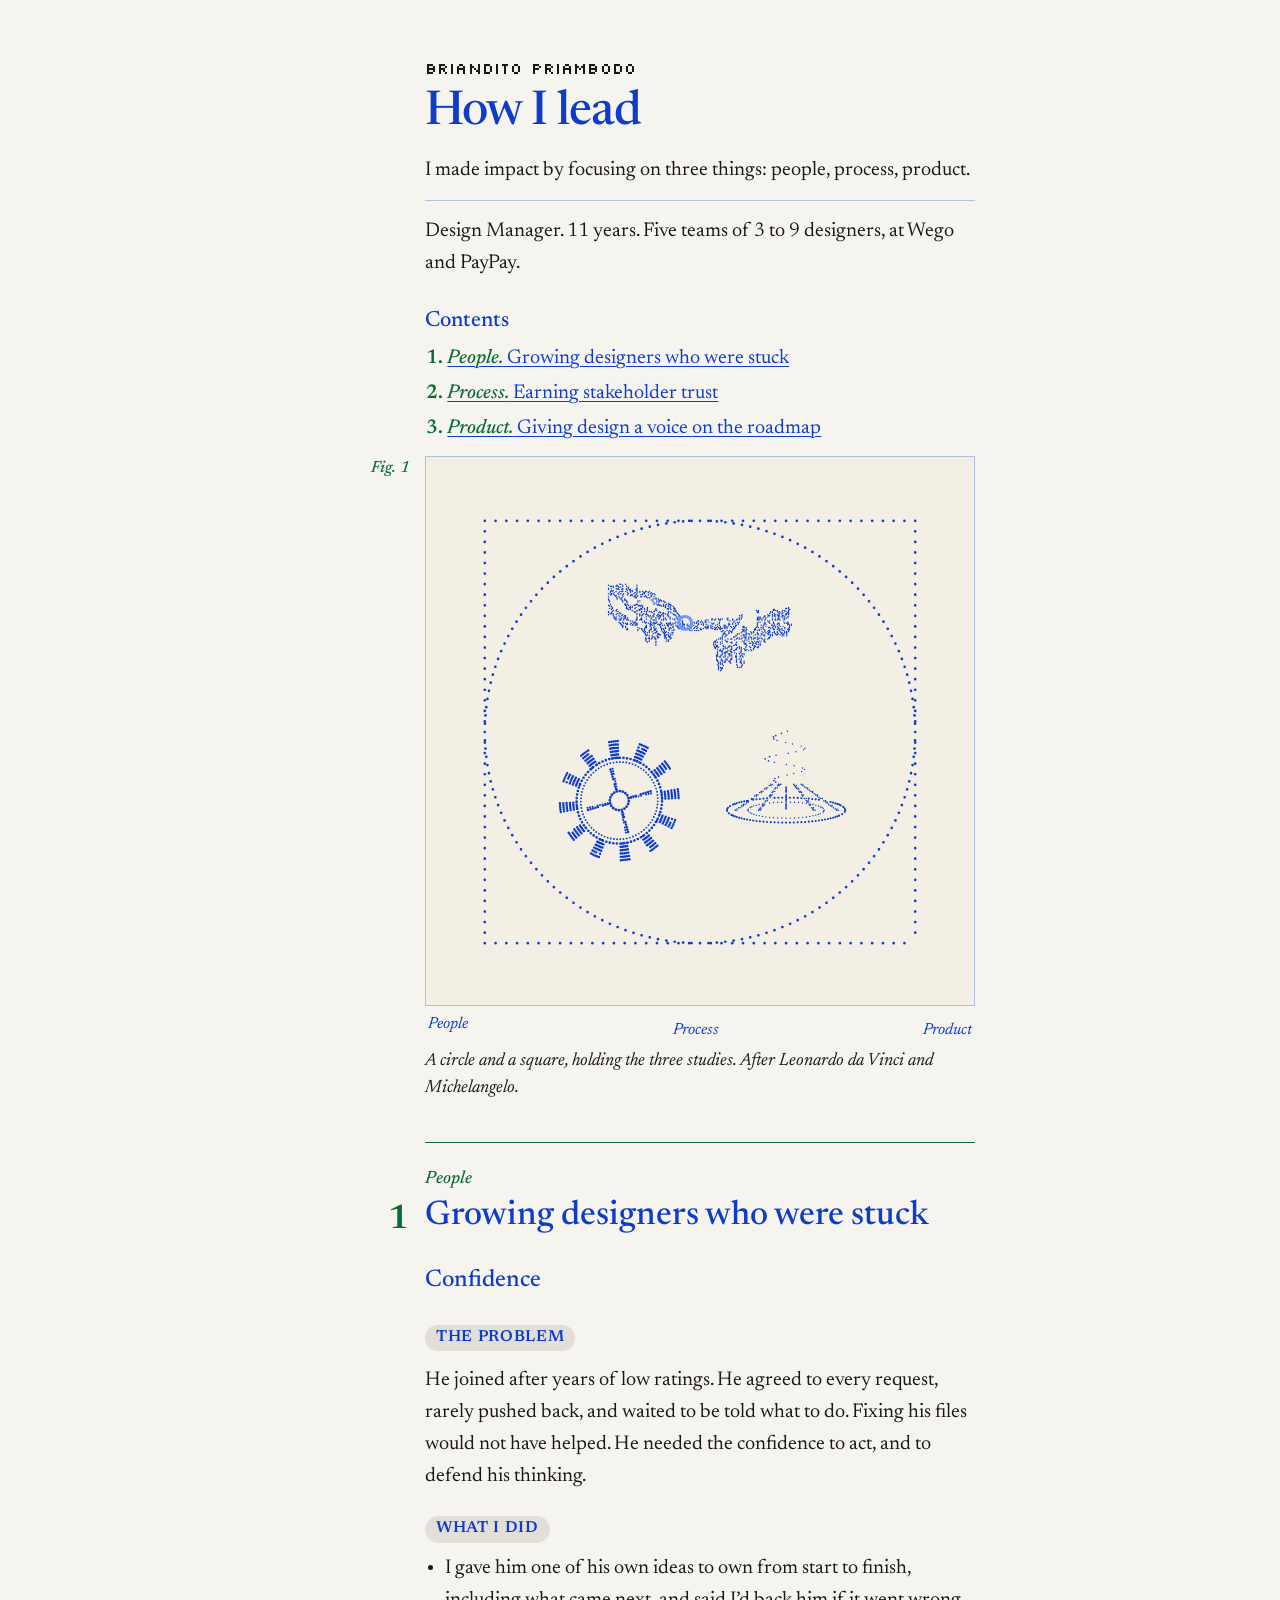
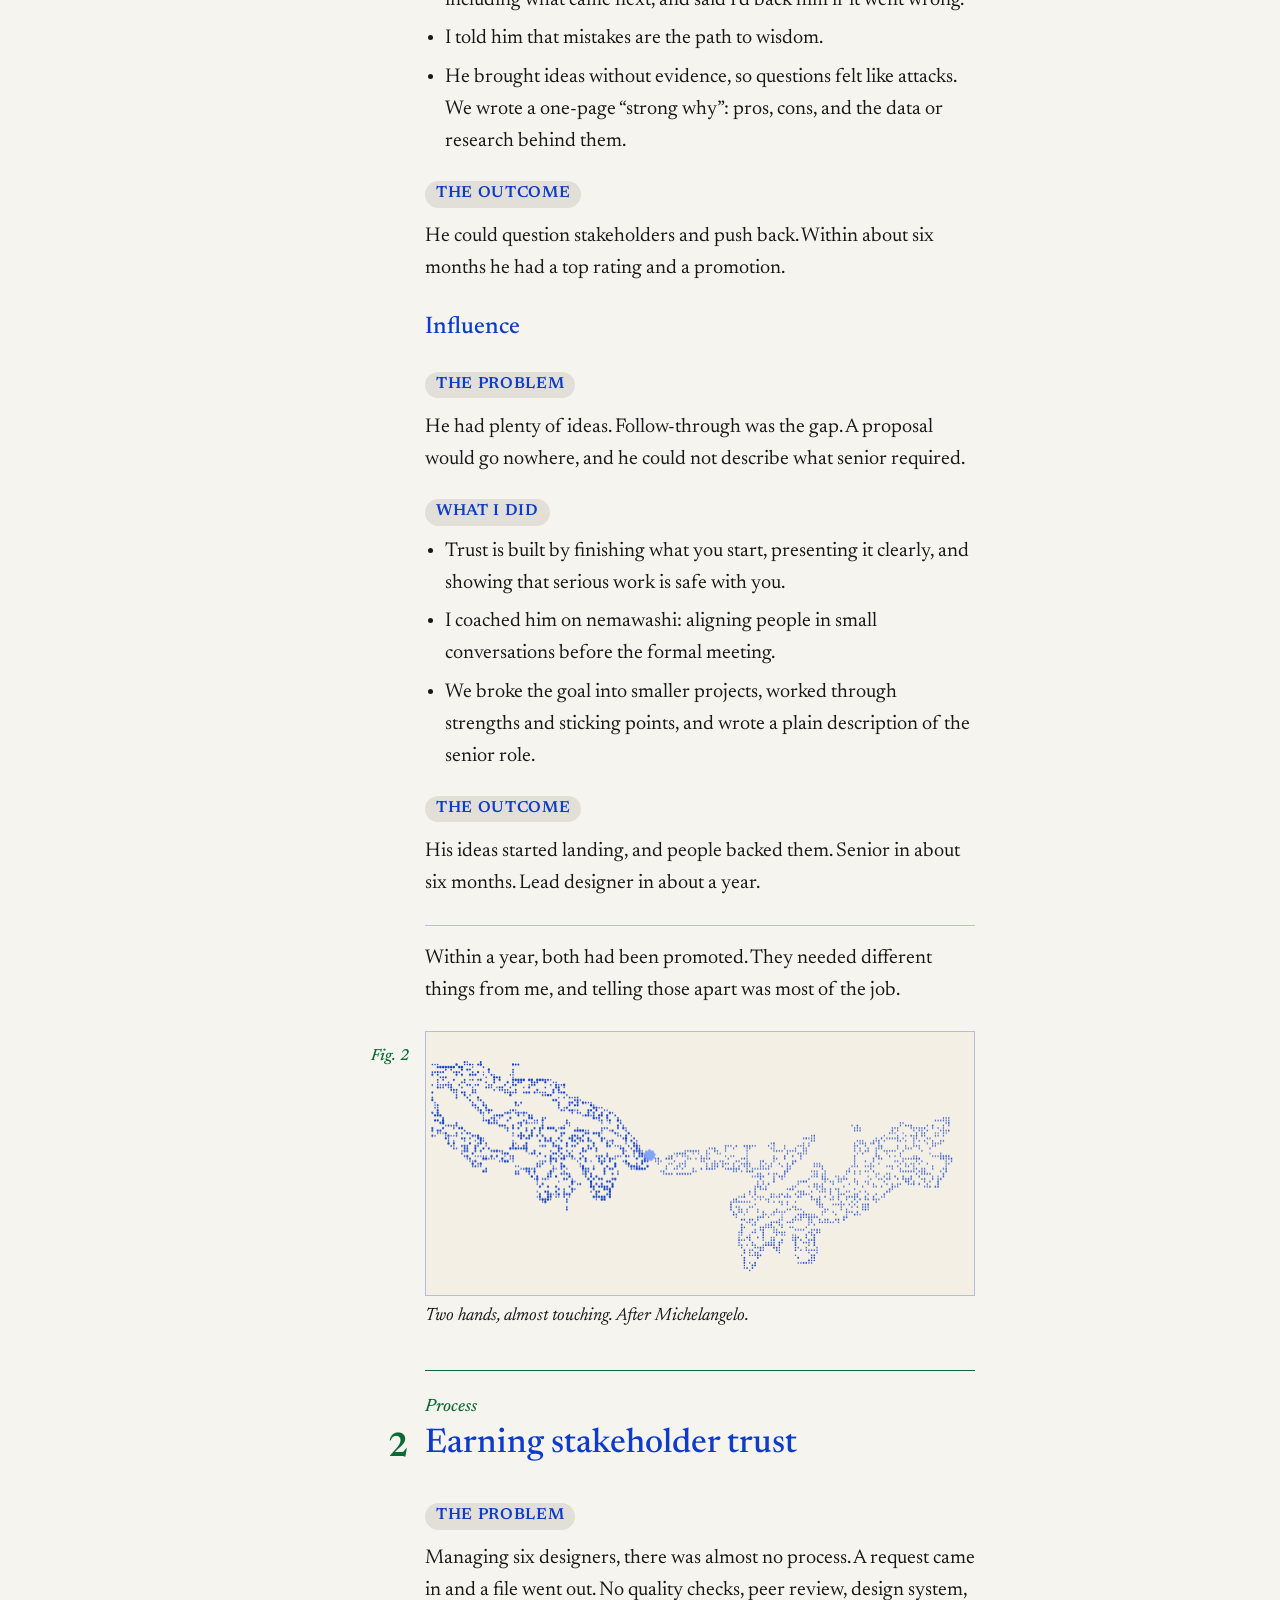
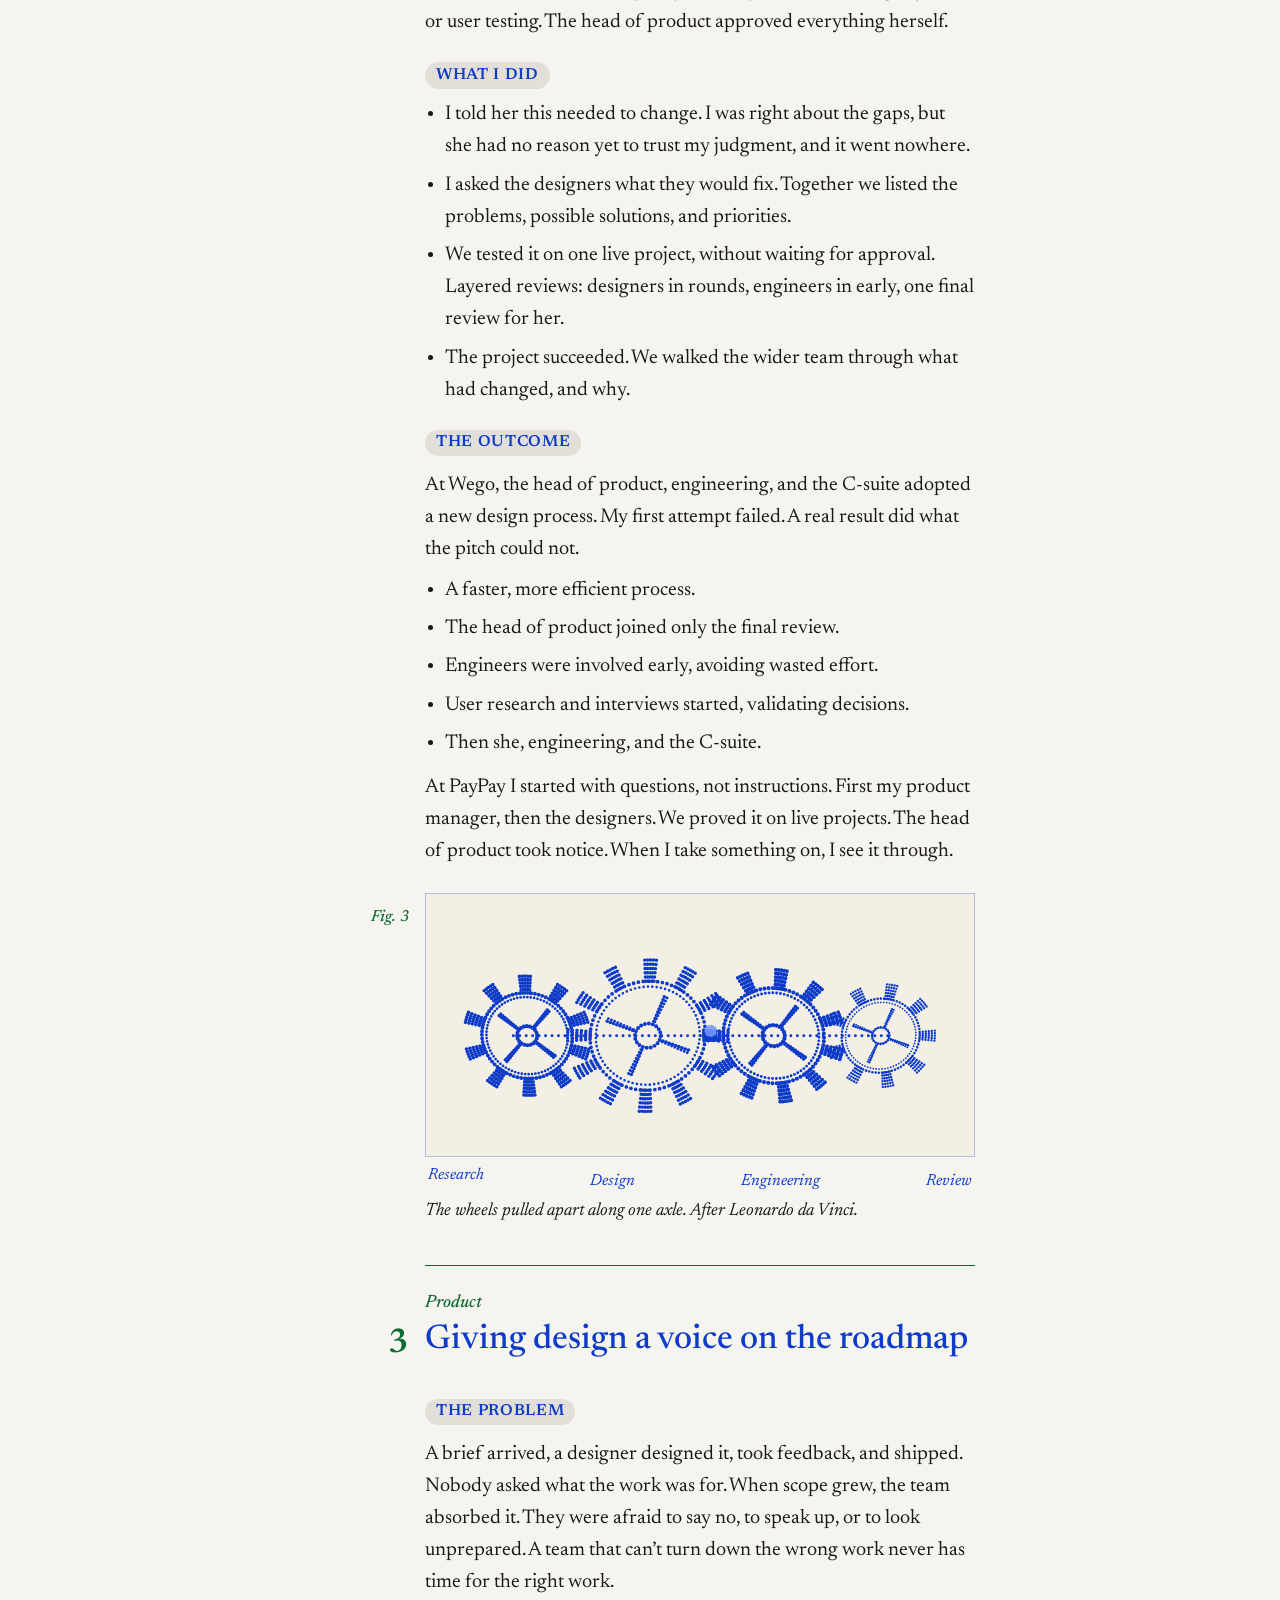
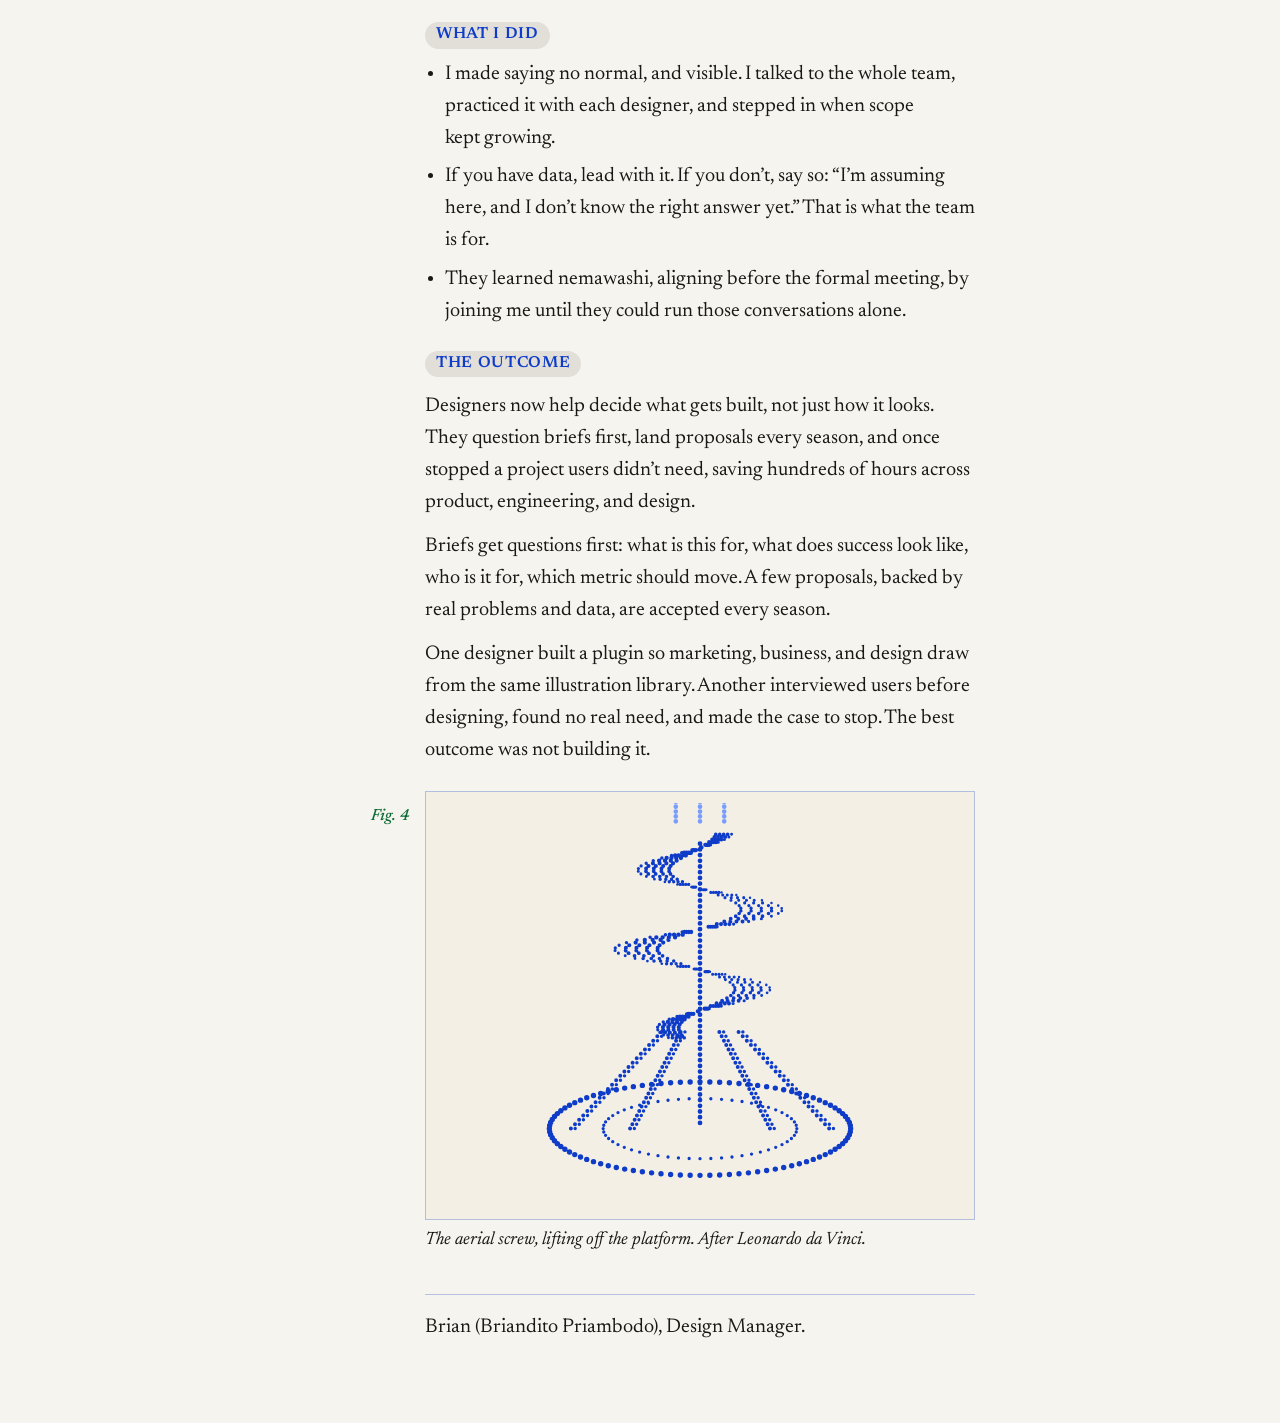
<file: index.html>
<!DOCTYPE html>
<html lang="en">
<head>
  <meta charset="utf-8">
  <meta name="viewport" content="width=device-width, initial-scale=1">
  <title>How I lead — Brian, Design Manager</title>
  <meta name="description" content="Brian, a Design Manager at PayPay, on people, process, and product.">
  <meta name="theme-color" content="#f6f4ef">
  <link rel="preconnect" href="https://fonts.googleapis.com">
  <link rel="preconnect" href="https://fonts.gstatic.com" crossorigin>
  <link href="https://fonts.googleapis.com/css2?family=Newsreader:ital,opsz,wght@0,6..72,400;0,6..72,500;0,6..72,600;1,6..72,400;1,6..72,500&family=Silkscreen&display=swap" rel="stylesheet">
  <link rel="icon" href="data:,">
  <link rel="stylesheet" href="styles.css">
</head>
<body>
  <a class="skip" href="#cases">Skip to cases</a>

  <article class="doc">
    <header class="mast">
      <p class="name">Briandito Priambodo</p>
      <h1>How I lead</h1>
      <p class="intro">I made impact by focusing on three things: people, process, product.</p>
      <p class="facts">Design Manager. 11 years. Five teams of 3 to 9 designers, at Wego and PayPay.</p>
    </header>

    <nav class="toc" aria-label="Contents">
      <h2>Contents</h2>
      <ol>
        <li><a href="#growing"><em>People.</em> Growing designers who were stuck</a></li>
        <li><a href="#trust"><em>Process.</em> Earning stakeholder trust</a></li>
        <li><a href="#roadmap"><em>Product.</em> Giving design a voice on the roadmap</a></li>
      </ol>
    </nav>

    <figure class="fig" id="fig-1">
      <p class="fig-num">Fig. 1</p>
      <div class="plate">
        <canvas id="figc-1" data-field="vitruvian" data-src="variations/fig2/hands.png" role="img" aria-label="A circle inside a square. Three studies: two hands, a gear, and an aerial screw."></canvas>
      </div>
      <ul class="ann">
        <li>People</li>
        <li>Process</li>
        <li>Product</li>
      </ul>
      <figcaption>A circle and a square, holding the three studies. After Leonardo da Vinci and Michelangelo.</figcaption>
    </figure>

    <main id="cases">
      <section class="case" id="growing">
        <p class="concept">People</p>
        <h2><span class="marker">1</span> Growing designers who were stuck</h2>

        <section class="person">
          <h3>Confidence</h3>
          <h4>The problem</h4>
          <p>He joined after years of low ratings. He agreed to every request, rarely pushed back, and waited to be told what to do. Fixing his files would not have helped. He needed the confidence to act, and to defend his thinking.</p>
          <h4>What I did</h4>
          <ul>
            <li>I gave him one of his own ideas to own from start to finish, including what came next, and said I’d back him if it went wrong.</li>
            <li>I told him that mistakes are the path to wisdom.</li>
            <li>He brought ideas without evidence, so questions felt like attacks. We wrote a one-page “strong why”: pros, cons, and the data or research behind them.</li>
          </ul>
          <h4>The outcome</h4>
          <p>He could question stakeholders and push back. Within about six months he had a top rating and a promotion.</p>
        </section>

        <section class="person">
          <h3>Influence</h3>
          <h4>The problem</h4>
          <p>He had plenty of ideas. Follow-through was the gap. A proposal would go nowhere, and he could not describe what senior required.</p>
          <h4>What I did</h4>
          <ul>
            <li>Trust is built by finishing what you start, presenting it clearly, and showing that serious work is safe with you.</li>
            <li>I coached him on nemawashi: aligning people in small conversations before the formal meeting.</li>
            <li>We broke the goal into smaller projects, worked through strengths and sticking points, and wrote a plain description of the senior role.</li>
          </ul>
          <h4>The outcome</h4>
          <p>His ideas started landing, and people backed them. Senior in about six months. Lead designer in about a year.</p>
        </section>

        <p class="both">Within a year, both had been promoted. They needed different things from me, and telling those apart was most of the job.</p>

        <figure class="fig" id="fig-2">
          <p class="fig-num">Fig. 2</p>
          <div class="plate">
            <canvas id="figc-2" data-field="hands" data-src="variations/fig2/hands.png" role="img" aria-label="Two hands facing each other. Their fingers almost touch, and a small spark sits in the gap."></canvas>
          </div>
          <figcaption>Two hands, almost touching. After Michelangelo.</figcaption>
        </figure>
      </section>

      <section class="case" id="trust">
        <p class="concept">Process</p>
        <h2><span class="marker">2</span> Earning stakeholder trust</h2>

        <h3>The problem</h3>
        <p>Managing six designers, there was almost no process. A request came in and a file went out. No quality checks, peer review, design system, or user testing. The head of product approved everything herself.</p>

        <h3>What I did</h3>
        <ul>
          <li>I told her this needed to change. I was right about the gaps, but she had no reason yet to trust my judgment, and it went nowhere.</li>
          <li>I asked the designers what they would fix. Together we listed the problems, possible solutions, and priorities.</li>
          <li>We tested it on one live project, without waiting for approval. Layered reviews: designers in rounds, engineers in early, one final review for her.</li>
          <li>The project succeeded. We walked the wider team through what had changed, and why.</li>
        </ul>

        <h3>The outcome</h3>
        <p>At Wego, the head of product, engineering, and the C-suite adopted a new design process. My first attempt failed. A real result did what the pitch could not.</p>
        <ul>
          <li>A faster, more efficient process.</li>
          <li>The head of product joined only the final review.</li>
          <li>Engineers were involved early, avoiding wasted effort.</li>
          <li>User research and interviews started, validating decisions.</li>
          <li>Then she, engineering, and the C-suite.</li>
        </ul>
        <p>At PayPay I started with questions, not instructions. First my product manager, then the designers. We proved it on live projects. The head of product took notice. When I take something on, I see it through.</p>

        <figure class="fig" id="fig-3">
          <p class="fig-num">Fig. 3</p>
          <div class="plate">
            <canvas id="figc-3" data-field="gears" role="img" aria-label="A stack of toothed gear wheels on a shaft, from a Leonardo mechanism drawing."></canvas>
          </div>
          <ul class="ann ann-4">
            <li>Research</li>
            <li>Design</li>
            <li>Engineering</li>
            <li>Review</li>
          </ul>
          <figcaption>The wheels pulled apart along one axle. After Leonardo da Vinci.</figcaption>
        </figure>
      </section>

      <section class="case" id="roadmap">
        <p class="concept">Product</p>
        <h2><span class="marker">3</span> Giving design a voice on the roadmap</h2>

        <h3>The problem</h3>
        <p>A brief arrived, a designer designed it, took feedback, and shipped. Nobody asked what the work was for. When scope grew, the team absorbed it. They were afraid to say no, to speak up, or to look unprepared. A team that can’t turn down the wrong work never has time for the right work.</p>

        <h3>What I did</h3>
        <ul>
          <li>I made saying no normal, and visible. I talked to the whole team, practiced it with each designer, and stepped in when scope kept growing.</li>
          <li>If you have data, lead with it. If you don’t, say so: “I’m assuming here, and I don’t know the right answer yet.” That is what the team is for.</li>
          <li>They learned nemawashi, aligning before the formal meeting, by joining me until they could run those conversations alone.</li>
        </ul>

        <h3>The outcome</h3>
        <p>Designers now help decide what gets built, not just how it looks. They question briefs first, land proposals every season, and once stopped a project users didn’t need, saving hundreds of hours across product, engineering, and design.</p>
        <p>Briefs get questions first: what is this for, what does success look like, who is it for, which metric should move. A few proposals, backed by real problems and data, are accepted every season.</p>
        <p>One designer built a plugin so marketing, business, and design draw from the same illustration library. Another interviewed users before designing, found no real need, and made the case to stop. The best outcome was not building it.</p>

        <figure class="fig" id="fig-4">
          <p class="fig-num">Fig. 4</p>
          <div class="plate">
            <canvas id="figc-4" data-field="screw" role="img" aria-label="A spiral linen screw on a mast, above a round platform, with a few marks of lift."></canvas>
          </div>
          <figcaption>The aerial screw, lifting off the platform. After Leonardo da Vinci.</figcaption>
        </figure>
      </section>
    </main>

    <footer class="colophon">
      <p>Brian (Briandito Priambodo), Design Manager.</p>
    </footer>
  </article>
  <script src="dotfield.js"></script>
  <script>
    (function () {
      if (window.matchMedia("(prefers-reduced-motion: reduce)").matches) return;
      if (!("IntersectionObserver" in window)) return;
      var figs = document.querySelectorAll(".fig");
      var io = new IntersectionObserver(function (entries) {
        entries.forEach(function (entry) {
          if (!entry.isIntersecting) return;
          entry.target.classList.add("inview");
          io.unobserve(entry.target);
        });
      }, { threshold: 0.22 });
      figs.forEach(function (fig) {
        io.observe(fig);
      });
    })();
  </script>
</body>
</html>
</file>
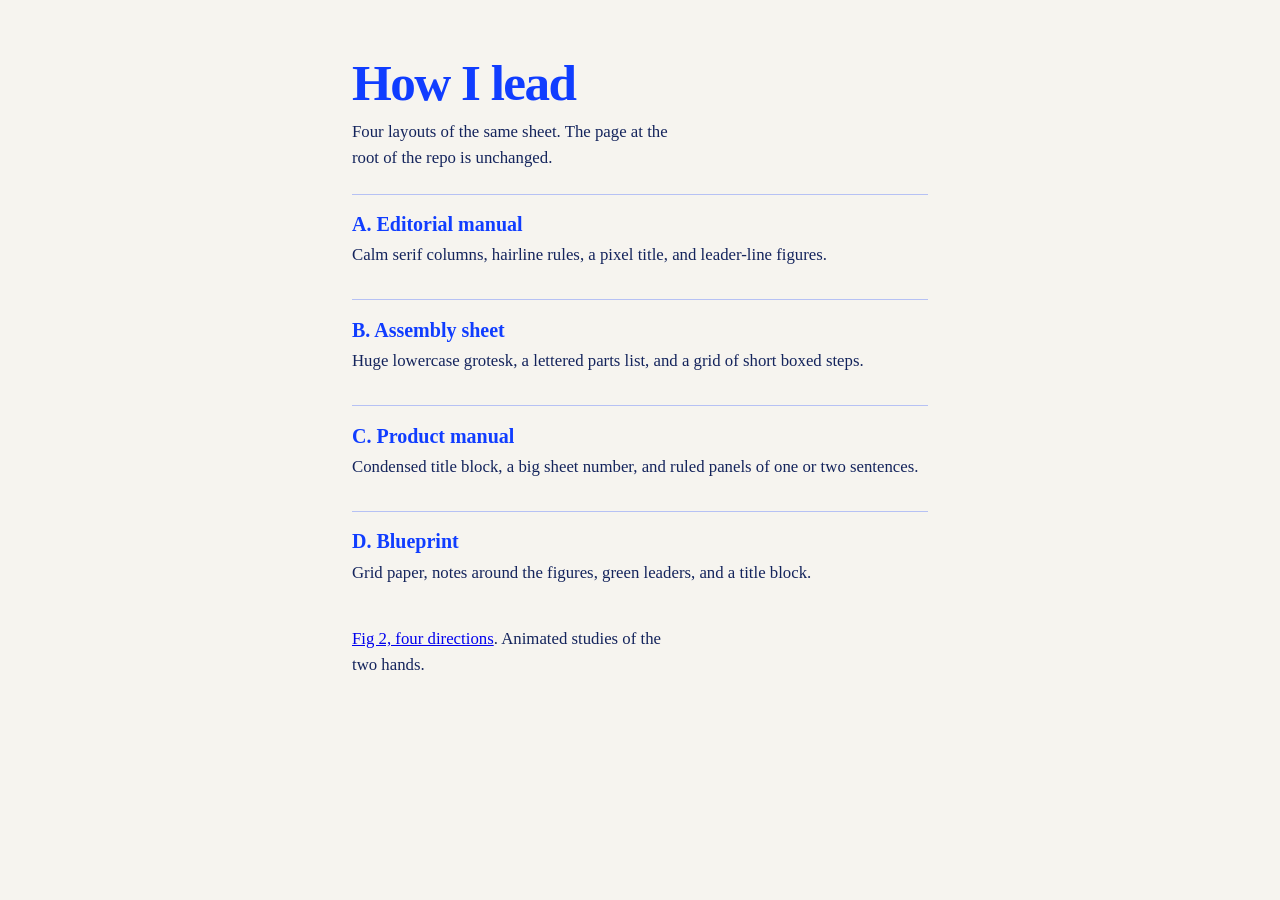
<file: variations/index.html>
<!DOCTYPE html>
<html lang="en">
<head>
  <meta charset="utf-8">
  <meta name="viewport" content="width=device-width, initial-scale=1">
  <title>How I lead — four variations</title>
  <meta name="description" content="Four layouts of Brian’s How I lead sheet: editorial manual, assembly instructions, product manual, and blueprint.">
  <link rel="stylesheet" href="base.css">
  <style>
    body {
      font-family: Georgia, "Iowan Old Style", serif;
      font-size: 1.05rem;
      line-height: 1.5;
    }
    main {
      width: min(40rem, 100%);
      margin-inline: auto;
      padding: clamp(1.5rem, 5vw, 3.5rem) clamp(1rem, 4vw, 2rem) 4rem;
    }
    h1 {
      font-size: clamp(2rem, 6vw, 3.2rem);
      letter-spacing: -0.03em;
      color: var(--blue);
      line-height: 1.05;
      margin-bottom: 0.6rem;
    }
    .lede { max-width: 38ch; margin-bottom: 1.5rem; }
    ol { padding: 0; list-style: none; display: grid; gap: 1rem; }
    a.card {
      display: block;
      padding: 0.9rem 0 1rem;
      border-top: 1px solid var(--line);
      color: inherit;
      text-decoration: none;
    }
    a.card:hover,
    a.card:focus-visible { background: var(--wash); }
    a.card strong {
      display: block;
      color: var(--blue);
      font-size: 1.25rem;
      margin-bottom: 0.2rem;
    }
    a.card span { color: var(--ink); }
  </style>
</head>
<body>
  <main>
    <h1>How I lead</h1>
    <p class="lede">Four layouts of the same sheet. The page at the root of the repo is unchanged.</p>
    <ol>
      <li><a class="card" href="a.html"><strong>A. Editorial manual</strong><span>Calm serif columns, hairline rules, a pixel title, and leader-line figures.</span></a></li>
      <li><a class="card" href="b.html"><strong>B. Assembly sheet</strong><span>Huge lowercase grotesk, a lettered parts list, and a grid of short boxed steps.</span></a></li>
      <li><a class="card" href="c.html"><strong>C. Product manual</strong><span>Condensed title block, a big sheet number, and ruled panels of one or two sentences.</span></a></li>
      <li><a class="card" href="d.html"><strong>D. Blueprint</strong><span>Grid paper, notes around the figures, green leaders, and a title block.</span></a></li>
    </ol>
    <p class="lede" style="margin-top: 1.6rem;"><a href="fig2/index.html">Fig 2, four directions</a>. Animated studies of the two hands.</p>
  </main>
</body>
</html>
</file>
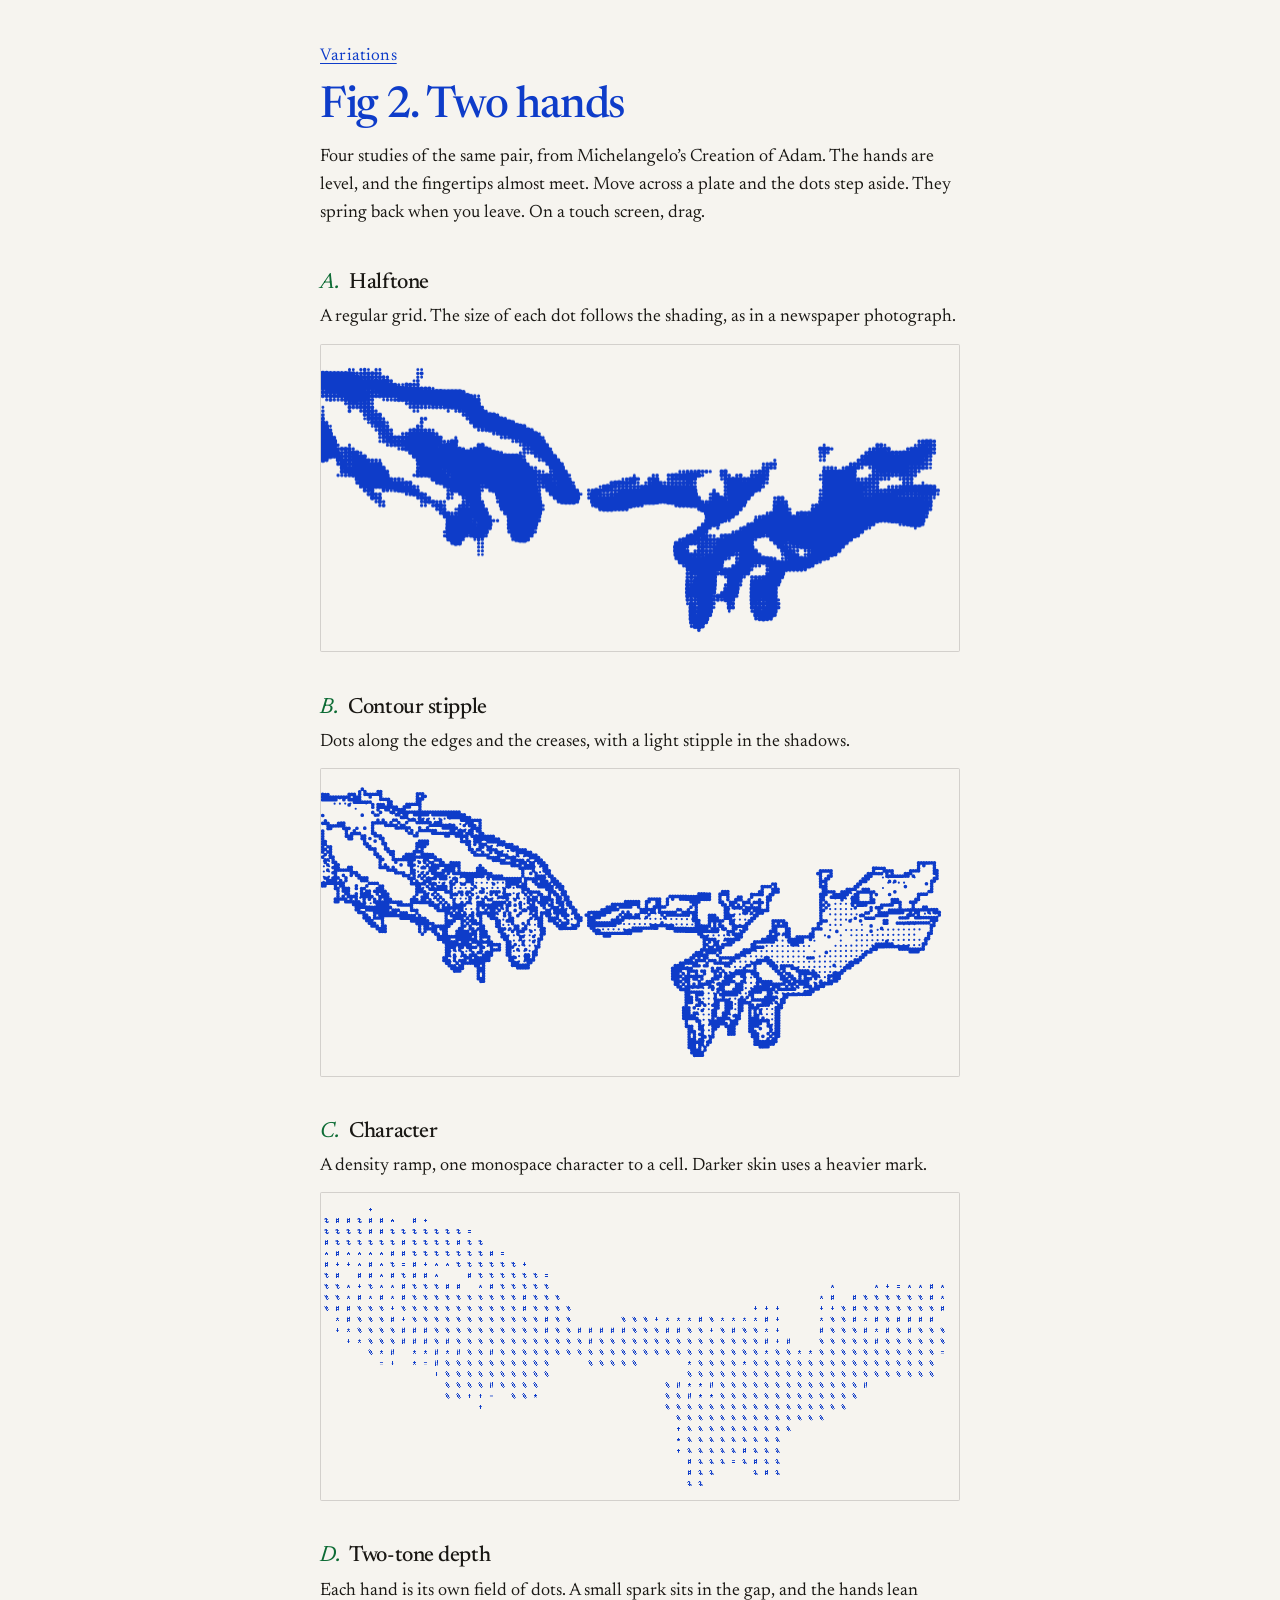
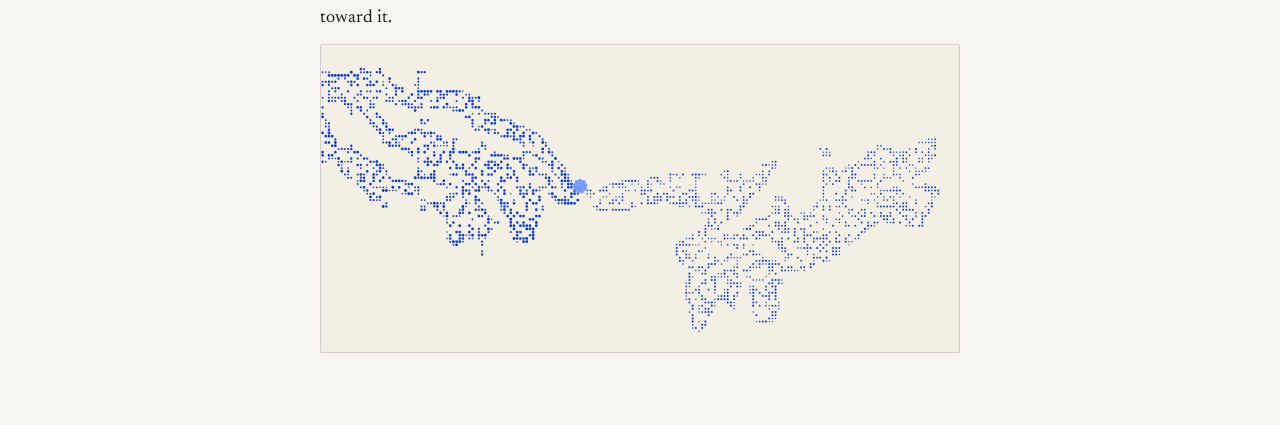
<file: variations/fig2/index.html>
<!DOCTYPE html>
<html lang="en">
<head>
  <meta charset="utf-8">
  <meta name="viewport" content="width=device-width, initial-scale=1">
  <title>Fig 2, four directions — How I lead</title>
  <meta name="description" content="Four animated studies of two hands, almost touching. Halftone, contour stipple, characters, and a spark in the gap.">
  <link rel="preconnect" href="https://fonts.googleapis.com">
  <link rel="preconnect" href="https://fonts.gstatic.com" crossorigin>
  <link href="https://fonts.googleapis.com/css2?family=Cascadia+Mono:wght@600&family=Newsreader:ital,opsz,wght@0,6..72,400;0,6..72,500;1,6..72,450&display=swap" rel="stylesheet">
  <link rel="icon" href="data:,">
  <link rel="stylesheet" href="fig2.css">
</head>
<body>
  <a class="skip" href="#studies">Skip to the studies</a>
  <main>
    <p class="back"><a href="../index.html">Variations</a></p>
    <h1>Fig 2. Two hands</h1>
    <p class="lede">Four studies of the same pair, from Michelangelo’s Creation of Adam. The hands are level, and the fingertips almost meet. Move across a plate and the dots step aside. They spring back when you leave. On a touch screen, drag.</p>

    <div id="studies">
      <section class="study" id="halftone">
        <h2><span>A.</span> Halftone</h2>
        <p>A regular grid. The size of each dot follows the shading, as in a newspaper photograph.</p>
        <div class="plate">
          <canvas data-mode="halftone" role="img" aria-label="Halftone of two hands reaching toward each other, fingertips almost touching. The dots move away from the pointer and spring back."></canvas>
        </div>
      </section>

      <section class="study" id="contour">
        <h2><span>B.</span> Contour stipple</h2>
        <p>Dots along the edges and the creases, with a light stipple in the shadows.</p>
        <div class="plate">
          <canvas data-mode="contour" role="img" aria-label="Contour stipple of two hands reaching toward each other, fingertips almost touching. The dots move away from the pointer and spring back."></canvas>
        </div>
      </section>

      <section class="study" id="ascii">
        <h2><span>C.</span> Character</h2>
        <p>A density ramp, one monospace character to a cell. Darker skin uses a heavier mark.</p>
        <div class="plate">
          <canvas data-mode="ascii" role="img" aria-label="Character study of two hands reaching toward each other, fingertips almost touching. The characters move away from the pointer and spring back."></canvas>
        </div>
      </section>

      <section class="study" id="depth">
        <h2><span>D.</span> Two-tone depth</h2>
        <p>Each hand is its own field of dots. A small spark sits in the gap, and the hands lean toward it.</p>
        <div class="plate">
          <canvas id="figc-d" data-field="hands" data-src="hands.png" role="img" aria-label="Two hands as separate fields of dots, with a spark in the gap between the fingertips. The dots move away from the pointer, and the hands drift together when the pointer is near the gap."></canvas>
        </div>
      </section>
    </div>
  </main>
  <script src="../../dotfield.js"></script>
  <script src="hands.js"></script>
</body>
</html>
</file>
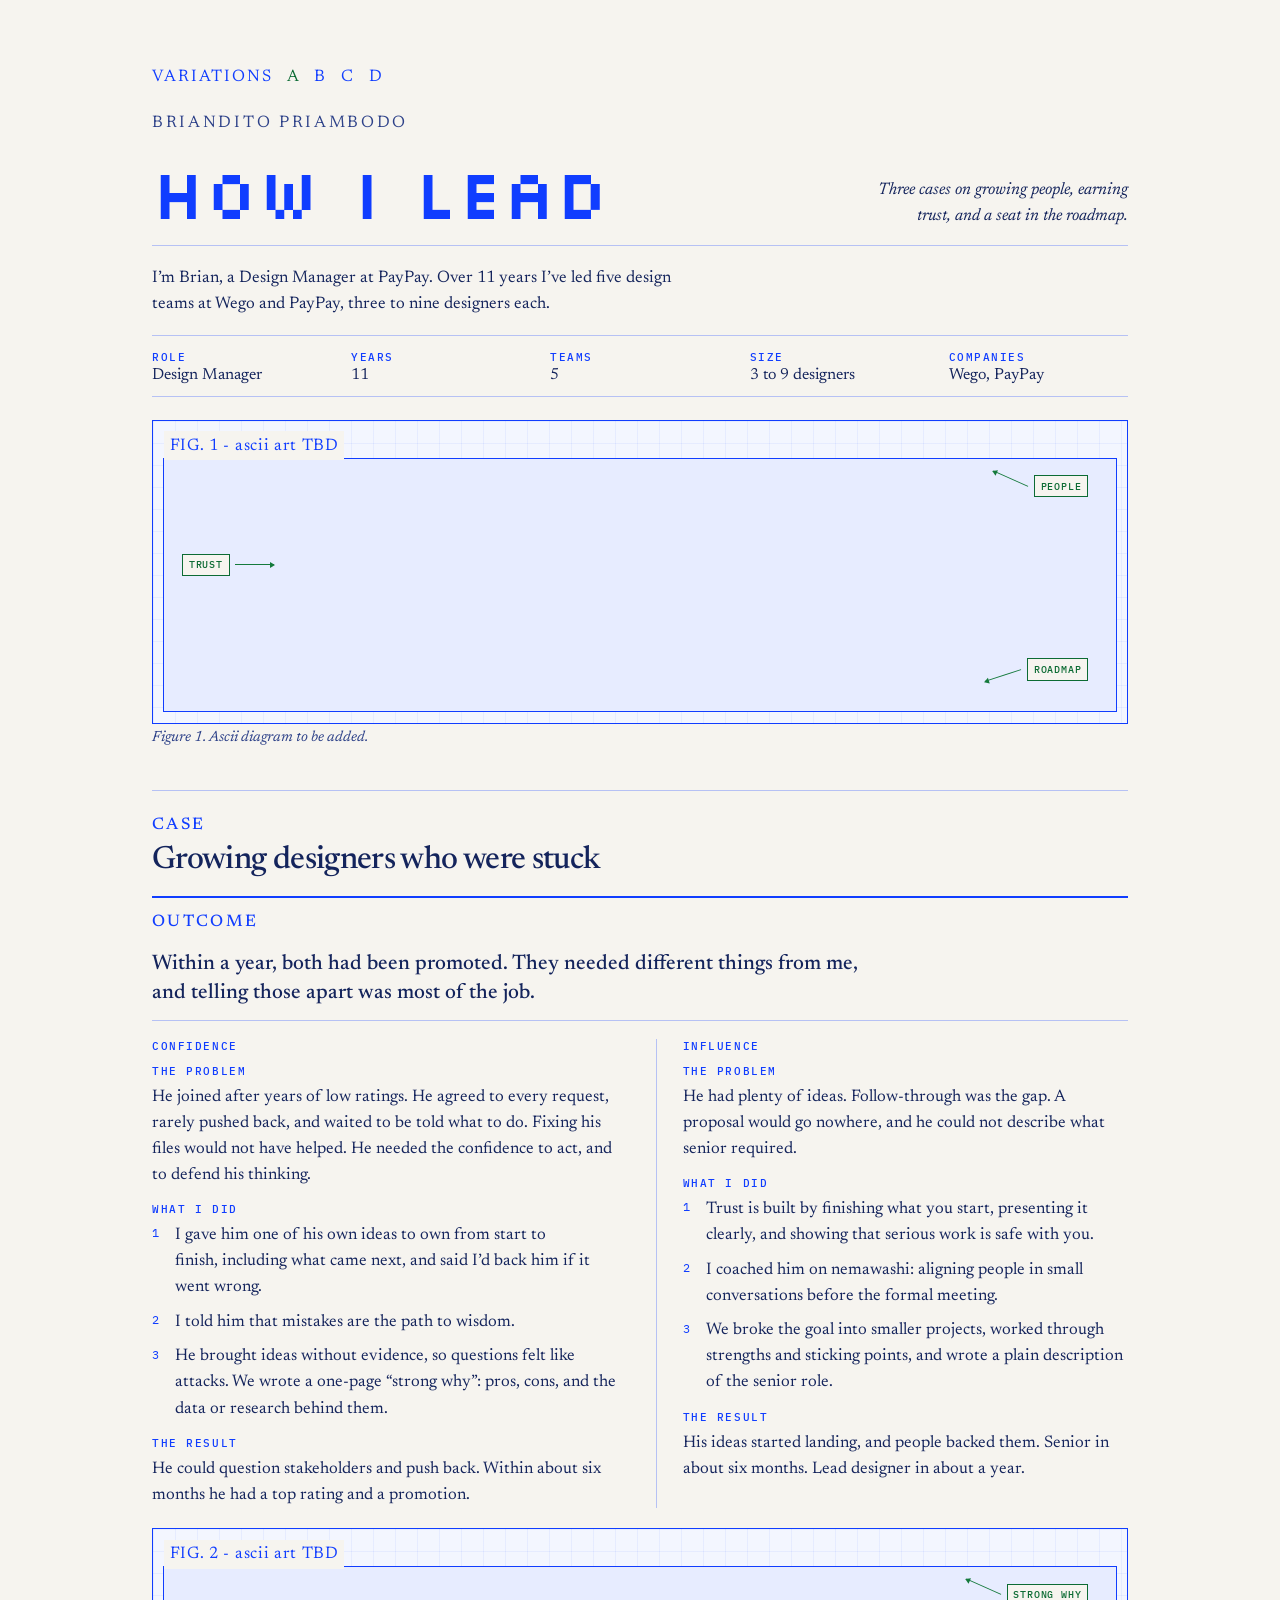
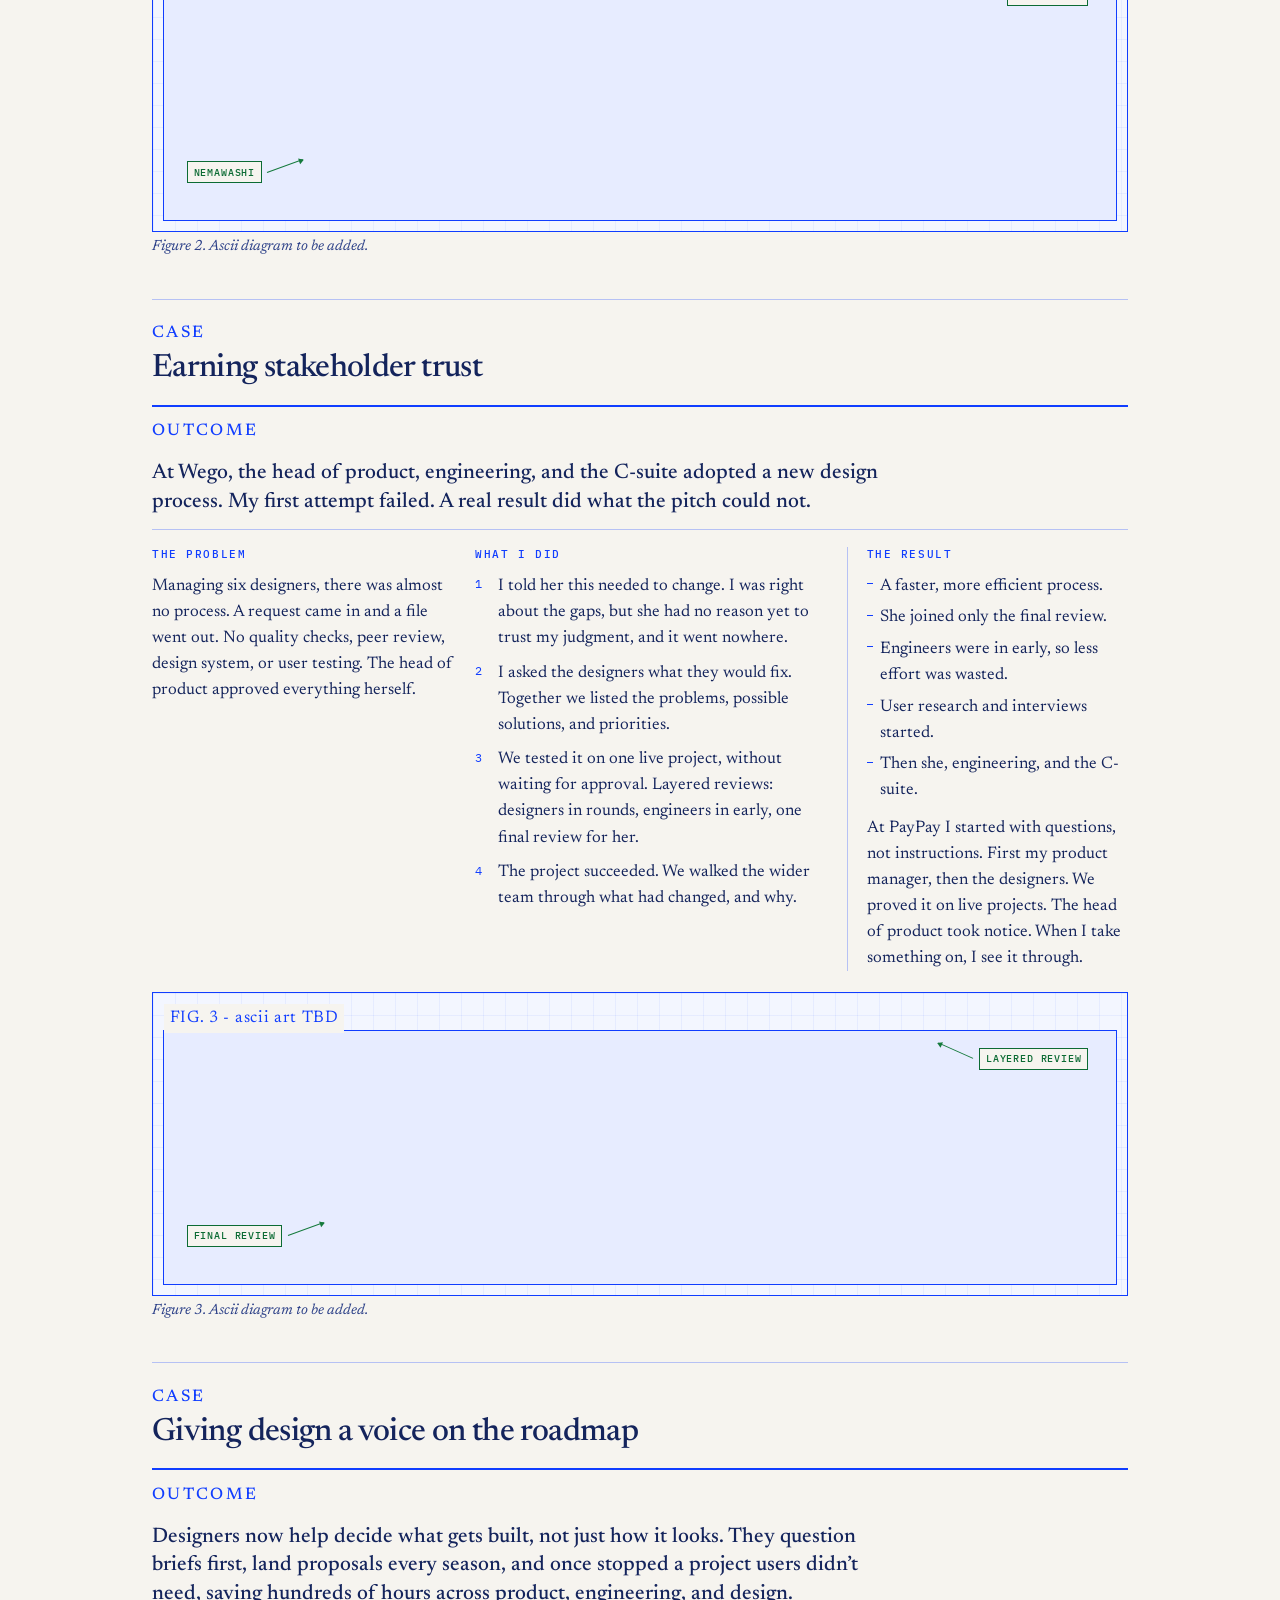
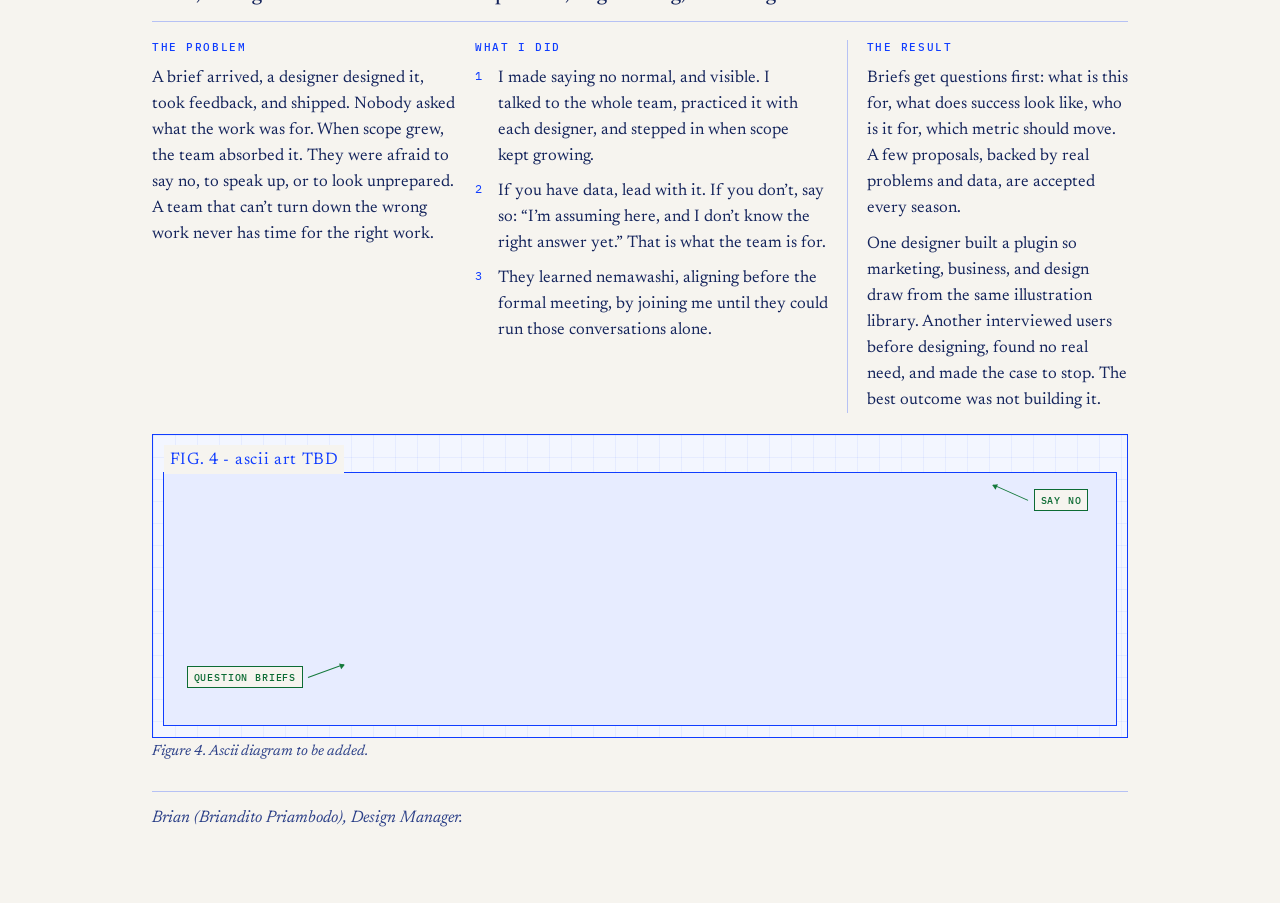
<file: variations/a.html>
<!DOCTYPE html>
<html lang="en">
<head>
  <meta charset="utf-8">
  <meta name="viewport" content="width=device-width, initial-scale=1">
  <title>A. Editorial manual — How I lead</title>
  <meta name="description" content="How I lead, set as an editorial reference manual. Brian, Design Manager at PayPay.">
  <link rel="preconnect" href="https://fonts.googleapis.com">
  <link rel="preconnect" href="https://fonts.gstatic.com" crossorigin>
  <link href="https://fonts.googleapis.com/css2?family=IBM+Plex+Mono:wght@400;500&family=Newsreader:ital,opsz,wght@0,6..72,400;0,6..72,500;1,6..72,400&family=Silkscreen&display=swap" rel="stylesheet">
  <link rel="stylesheet" href="base.css">
  <link rel="stylesheet" href="a.css">
</head>
<body>
  <a class="skip" href="#cases">Skip to cases</a>
  <div class="page">
    <div class="sheet">
      <header class="mast">
        <p class="switch">
          <a href="index.html">Variations</a>
          <a href="a.html" aria-current="page">A</a>
          <a href="b.html">B</a>
          <a href="c.html">C</a>
          <a href="d.html">D</a>
        </p>
        <div class="mast-top">
          <p class="who">Briandito Priambodo</p>
          <h1>How I lead</h1>
          <p class="tagline">Three cases on growing people, earning trust, and a seat in the roadmap.</p>
        </div>
        <hr class="rule">
        <p class="lede">I’m Brian, a Design Manager at PayPay. Over 11 years I’ve led five design teams at Wego and PayPay, three to nine designers each.</p>
        <dl class="spec">
          <div><dt>Role</dt><dd>Design Manager</dd></div>
          <div><dt>Years</dt><dd>11</dd></div>
          <div><dt>Teams</dt><dd>5</dd></div>
          <div><dt>Size</dt><dd>3 to 9 designers</dd></div>
          <div><dt>Companies</dt><dd>Wego, PayPay</dd></div>
        </dl>
        <figure class="fig" id="fig-1">
          <div class="plate">
            <p class="fig-id" aria-hidden="true">FIG. 1 - ascii art TBD</p>
            <div class="art-slot" aria-hidden="true"></div>
            <div class="calls" aria-hidden="true">
              <span class="call call-tr"><i class="shaft"></i><span class="tag">People</span></span>
              <span class="call call-ml"><span class="tag">Trust</span><i class="shaft"></i></span>
              <span class="call call-br"><i class="shaft"></i><span class="tag">Roadmap</span></span>
            </div>
          </div>
          <figcaption>Figure 1. Ascii diagram to be added.</figcaption>
        </figure>
      </header>

      <main id="cases">
        <article class="case" id="growing">
          <header class="full">
            <p class="kicker">Case</p>
            <h2>Growing designers who were stuck</h2>
          </header>
          <div class="outcome full">
            <p class="kicker">Outcome</p>
            <p>Within a year, both had been promoted. They needed different things from me, and telling those apart was most of the job.</p>
          </div>
          <div class="pair full">
            <section>
              <h3>Confidence</h3>
              <h4>The problem</h4>
              <p>He joined after years of low ratings. He agreed to every request, rarely pushed back, and waited to be told what to do. Fixing his files would not have helped. He needed the confidence to act, and to defend his thinking.</p>
              <h4>What I did</h4>
              <ol class="steps">
                <li>I gave him one of his own ideas to own from start to finish, including what came next, and said I’d back him if it went wrong.</li>
                <li>I told him that mistakes are the path to wisdom.</li>
                <li>He brought ideas without evidence, so questions felt like attacks. We wrote a one-page “strong why”: pros, cons, and the data or research behind them.</li>
              </ol>
              <h4>The result</h4>
              <p>He could question stakeholders and push back. Within about six months he had a top rating and a promotion.</p>
            </section>
            <section>
              <h3>Influence</h3>
              <h4>The problem</h4>
              <p>He had plenty of ideas. Follow-through was the gap. A proposal would go nowhere, and he could not describe what senior required.</p>
              <h4>What I did</h4>
              <ol class="steps">
                <li>Trust is built by finishing what you start, presenting it clearly, and showing that serious work is safe with you.</li>
                <li>I coached him on nemawashi: aligning people in small conversations before the formal meeting.</li>
                <li>We broke the goal into smaller projects, worked through strengths and sticking points, and wrote a plain description of the senior role.</li>
              </ol>
              <h4>The result</h4>
              <p>His ideas started landing, and people backed them. Senior in about six months. Lead designer in about a year.</p>
            </section>
          </div>
          <figure class="fig full" id="fig-2">
            <div class="plate">
              <p class="fig-id" aria-hidden="true">FIG. 2 - ascii art TBD</p>
              <div class="art-slot" aria-hidden="true"></div>
              <div class="calls" aria-hidden="true">
                <span class="call call-tr"><i class="shaft"></i><span class="tag">Strong why</span></span>
                <span class="call call-bl"><span class="tag">Nemawashi</span><i class="shaft"></i></span>
              </div>
            </div>
            <figcaption>Figure 2. Ascii diagram to be added.</figcaption>
          </figure>
        </article>

        <article class="case" id="trust">
          <header class="full">
            <p class="kicker">Case</p>
            <h2>Earning stakeholder trust</h2>
          </header>
          <div class="outcome full">
            <p class="kicker">Outcome</p>
            <p>At Wego, the head of product, engineering, and the C-suite adopted a new design process. My first attempt failed. A real result did what the pitch could not.</p>
          </div>
          <div class="band full">
            <section>
              <h3>The problem</h3>
              <p>Managing six designers, there was almost no process. A request came in and a file went out. No quality checks, peer review, design system, or user testing. The head of product approved everything herself.</p>
            </section>
            <section>
              <h3>What I did</h3>
              <ol class="steps">
                <li>I told her this needed to change. I was right about the gaps, but she had no reason yet to trust my judgment, and it went nowhere.</li>
                <li>I asked the designers what they would fix. Together we listed the problems, possible solutions, and priorities.</li>
                <li>We tested it on one live project, without waiting for approval. Layered reviews: designers in rounds, engineers in early, one final review for her.</li>
                <li>The project succeeded. We walked the wider team through what had changed, and why.</li>
              </ol>
            </section>
            <section class="result">
              <h3>The result</h3>
              <ul class="results">
                <li>A faster, more efficient process.</li>
                <li>She joined only the final review.</li>
                <li>Engineers were in early, so less effort was wasted.</li>
                <li>User research and interviews started.</li>
                <li>Then she, engineering, and the C-suite.</li>
              </ul>
              <p class="after">At PayPay I started with questions, not instructions. First my product manager, then the designers. We proved it on live projects. The head of product took notice. When I take something on, I see it through.</p>
            </section>
          </div>
          <figure class="fig full" id="fig-3">
            <div class="plate">
              <p class="fig-id" aria-hidden="true">FIG. 3 - ascii art TBD</p>
              <div class="art-slot" aria-hidden="true"></div>
              <div class="calls" aria-hidden="true">
                <span class="call call-tr"><i class="shaft"></i><span class="tag">Layered review</span></span>
                <span class="call call-bl"><span class="tag">Final review</span><i class="shaft"></i></span>
              </div>
            </div>
            <figcaption>Figure 3. Ascii diagram to be added.</figcaption>
          </figure>
        </article>

        <article class="case" id="roadmap">
          <header class="full">
            <p class="kicker">Case</p>
            <h2>Giving design a voice on the roadmap</h2>
          </header>
          <div class="outcome full">
            <p class="kicker">Outcome</p>
            <p>Designers now help decide what gets built, not just how it looks. They question briefs first, land proposals every season, and once stopped a project users didn’t need, saving hundreds of hours across product, engineering, and design.</p>
          </div>
          <div class="band full">
            <section>
              <h3>The problem</h3>
              <p>A brief arrived, a designer designed it, took feedback, and shipped. Nobody asked what the work was for. When scope grew, the team absorbed it. They were afraid to say no, to speak up, or to look unprepared. A team that can’t turn down the wrong work never has time for the right work.</p>
            </section>
            <section>
              <h3>What I did</h3>
              <ol class="steps">
                <li>I made saying no normal, and visible. I talked to the whole team, practiced it with each designer, and stepped in when scope kept growing.</li>
                <li>If you have data, lead with it. If you don’t, say so: “I’m assuming here, and I don’t know the right answer yet.” That is what the team is for.</li>
                <li>They learned nemawashi, aligning before the formal meeting, by joining me until they could run those conversations alone.</li>
              </ol>
            </section>
            <section class="result">
              <h3>The result</h3>
              <p>Briefs get questions first: what is this for, what does success look like, who is it for, which metric should move. A few proposals, backed by real problems and data, are accepted every season.</p>
              <p>One designer built a plugin so marketing, business, and design draw from the same illustration library. Another interviewed users before designing, found no real need, and made the case to stop. The best outcome was not building it.</p>
            </section>
          </div>
          <figure class="fig full" id="fig-4">
            <div class="plate">
              <p class="fig-id" aria-hidden="true">FIG. 4 - ascii art TBD</p>
              <div class="art-slot" aria-hidden="true"></div>
              <div class="calls" aria-hidden="true">
                <span class="call call-tr"><i class="shaft"></i><span class="tag">Say no</span></span>
                <span class="call call-bl"><span class="tag">Question briefs</span><i class="shaft"></i></span>
              </div>
            </div>
            <figcaption>Figure 4. Ascii diagram to be added.</figcaption>
          </figure>
        </article>
      </main>
      <footer class="colophon">
        <p>Brian (Briandito Priambodo), Design Manager.</p>
      </footer>
    </div>
  </div>
</body>
</html>
</file>
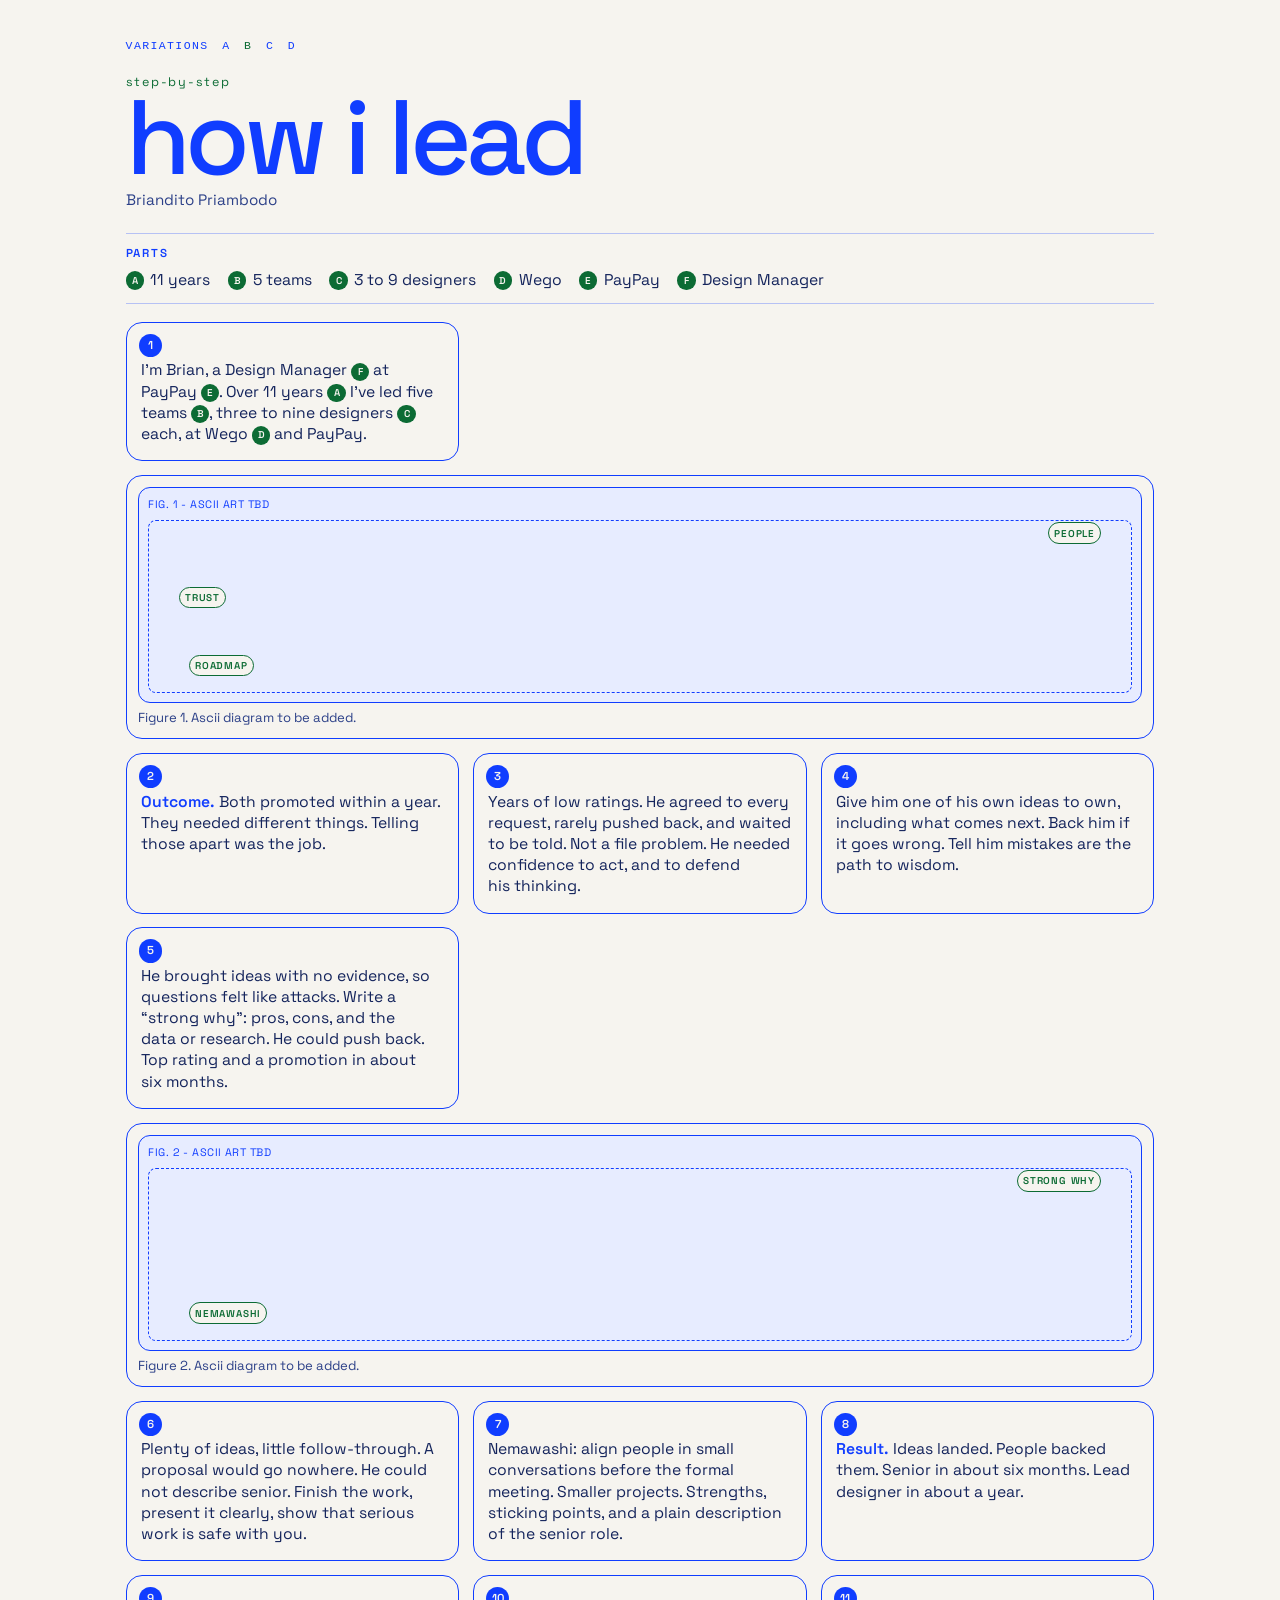
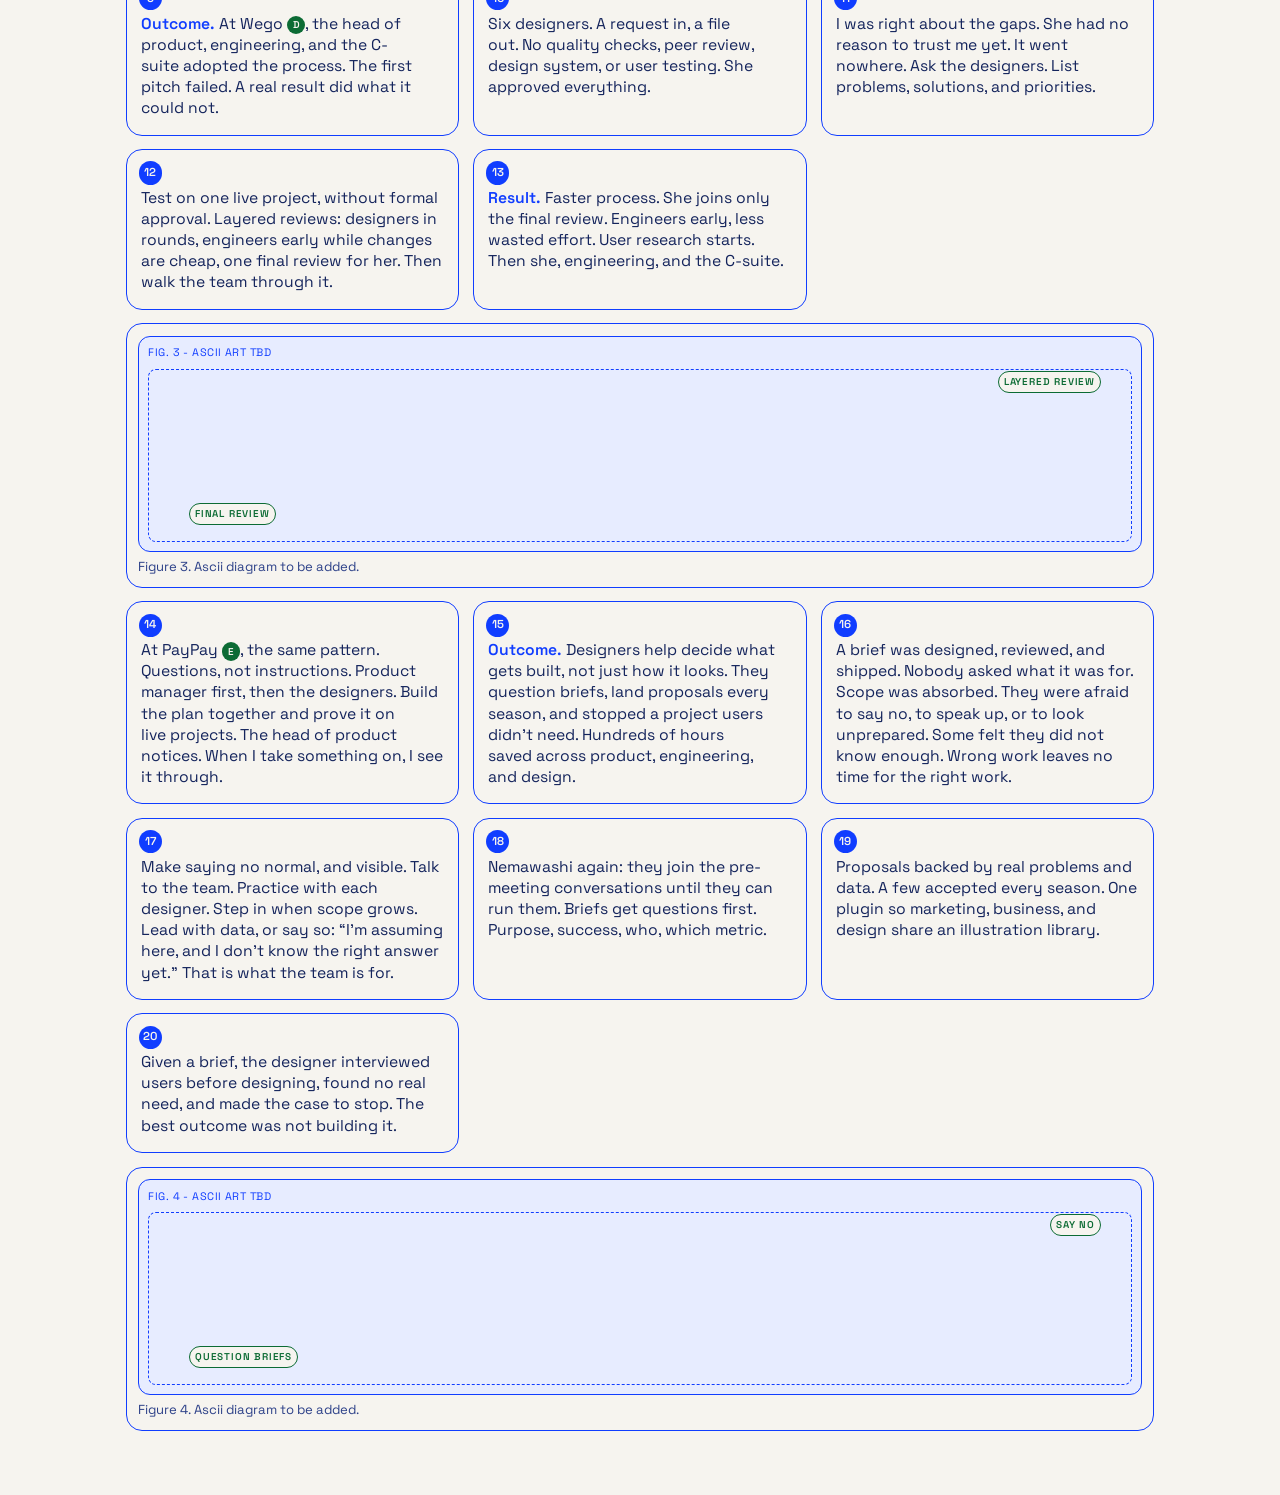
<file: variations/b.html>
<!DOCTYPE html>
<html lang="en">
<head>
  <meta charset="utf-8">
  <meta name="viewport" content="width=device-width, initial-scale=1">
  <title>B. Assembly sheet — How I lead</title>
  <meta name="description" content="How I lead, set as assembly instructions. Brian, Design Manager at PayPay.">
  <link rel="preconnect" href="https://fonts.googleapis.com">
  <link rel="preconnect" href="https://fonts.gstatic.com" crossorigin>
  <link href="https://fonts.googleapis.com/css2?family=Space+Grotesk:wght@400;500;600&display=swap" rel="stylesheet">
  <link rel="stylesheet" href="base.css">
  <link rel="stylesheet" href="b.css">
</head>
<body>
  <a class="skip" href="#steps">Skip to steps</a>
  <div class="page">
    <header>
      <p class="switch">
        <a href="index.html">Variations</a>
        <a href="a.html">A</a>
        <a href="b.html" aria-current="page">B</a>
        <a href="c.html">C</a>
        <a href="d.html">D</a>
      </p>
      <p class="eyebrow">step-by-step</p>
      <h1>how i lead</h1>
      <p class="who">Briandito Priambodo</p>
    </header>

    <section class="legend" aria-labelledby="parts-label">
      <h2 id="parts-label">Parts</h2>
      <ul class="parts">
        <li><span class="badge">A</span> 11 years</li>
        <li><span class="badge">B</span> 5 teams</li>
        <li><span class="badge">C</span> 3 to 9 designers</li>
        <li><span class="badge">D</span> Wego</li>
        <li><span class="badge">E</span> PayPay</li>
        <li><span class="badge">F</span> Design Manager</li>
      </ul>
    </section>

    <ol class="grid" id="steps">
      <li class="panel">
        <span class="num" aria-hidden="true">1</span>
        <p>I’m Brian, a Design Manager <span class="badge">F</span> at PayPay <span class="badge">E</span>. Over 11 years <span class="badge">A</span> I’ve led five teams <span class="badge">B</span>, three to nine designers <span class="badge">C</span> each, at Wego <span class="badge">D</span> and PayPay.</p>
      </li>
      <li class="panel figpanel">
        <figure id="fig-1">
          <div class="plate">
            <p class="fig-id" aria-hidden="true">FIG. 1 - ascii art TBD</p>
            <div class="art-slot" aria-hidden="true"></div>
            <div class="calls" aria-hidden="true">
              <span class="call c1">People</span>
              <span class="call c2">Trust</span>
              <span class="call c3">Roadmap</span>
            </div>
          </div>
          <figcaption>Figure 1. Ascii diagram to be added.</figcaption>
        </figure>
      </li>
      <li class="panel">
        <span class="num" aria-hidden="true">2</span>
        <p><strong>Outcome.</strong> Both promoted within a year. They needed different things. Telling those apart was the job.</p>
      </li>
      <li class="panel">
        <span class="num" aria-hidden="true">3</span>
        <p>Years of low ratings. He agreed to every request, rarely pushed back, and waited to be told. Not a file problem. He needed confidence to act, and to defend his thinking.</p>
      </li>
      <li class="panel">
        <span class="num" aria-hidden="true">4</span>
        <p>Give him one of his own ideas to own, including what comes next. Back him if it goes wrong. Tell him mistakes are the path to wisdom.</p>
      </li>
      <li class="panel">
        <span class="num" aria-hidden="true">5</span>
        <p>He brought ideas with no evidence, so questions felt like attacks. Write a “strong why”: pros, cons, and the data or research. He could push back. Top rating and a promotion in about six months.</p>
      </li>
      <li class="panel figpanel">
        <figure id="fig-2">
          <div class="plate">
            <p class="fig-id" aria-hidden="true">FIG. 2 - ascii art TBD</p>
            <div class="art-slot" aria-hidden="true"></div>
            <div class="calls" aria-hidden="true">
              <span class="call c1">Strong why</span>
              <span class="call c3">Nemawashi</span>
            </div>
          </div>
          <figcaption>Figure 2. Ascii diagram to be added.</figcaption>
        </figure>
      </li>
      <li class="panel">
        <span class="num" aria-hidden="true">6</span>
        <p>Plenty of ideas, little follow-through. A proposal would go nowhere. He could not describe senior. Finish the work, present it clearly, show that serious work is safe with you.</p>
      </li>
      <li class="panel">
        <span class="num" aria-hidden="true">7</span>
        <p>Nemawashi: align people in small conversations before the formal meeting. Smaller projects. Strengths, sticking points, and a plain description of the senior role.</p>
      </li>
      <li class="panel">
        <span class="num" aria-hidden="true">8</span>
        <p><strong>Result.</strong> Ideas landed. People backed them. Senior in about six months. Lead designer in about a year.</p>
      </li>
      <li class="panel">
        <span class="num" aria-hidden="true">9</span>
        <p><strong>Outcome.</strong> At Wego <span class="badge">D</span>, the head of product, engineering, and the C-suite adopted the process. The first pitch failed. A real result did what it could not.</p>
      </li>
      <li class="panel">
        <span class="num" aria-hidden="true">10</span>
        <p>Six designers. A request in, a file out. No quality checks, peer review, design system, or user testing. She approved everything.</p>
      </li>
      <li class="panel">
        <span class="num" aria-hidden="true">11</span>
        <p>I was right about the gaps. She had no reason to trust me yet. It went nowhere. Ask the designers. List problems, solutions, and priorities.</p>
      </li>
      <li class="panel">
        <span class="num" aria-hidden="true">12</span>
        <p>Test on one live project, without formal approval. Layered reviews: designers in rounds, engineers early while changes are cheap, one final review for her. Then walk the team through it.</p>
      </li>
      <li class="panel">
        <span class="num" aria-hidden="true">13</span>
        <p><strong>Result.</strong> Faster process. She joins only the final review. Engineers early, less wasted effort. User research starts. Then she, engineering, and the C-suite.</p>
      </li>
      <li class="panel figpanel">
        <figure id="fig-3">
          <div class="plate">
            <p class="fig-id" aria-hidden="true">FIG. 3 - ascii art TBD</p>
            <div class="art-slot" aria-hidden="true"></div>
            <div class="calls" aria-hidden="true">
              <span class="call c1">Layered review</span>
              <span class="call c3">Final review</span>
            </div>
          </div>
          <figcaption>Figure 3. Ascii diagram to be added.</figcaption>
        </figure>
      </li>
      <li class="panel">
        <span class="num" aria-hidden="true">14</span>
        <p>At PayPay <span class="badge">E</span>, the same pattern. Questions, not instructions. Product manager first, then the designers. Build the plan together and prove it on live projects. The head of product notices. When I take something on, I see it through.</p>
      </li>
      <li class="panel">
        <span class="num" aria-hidden="true">15</span>
        <p><strong>Outcome.</strong> Designers help decide what gets built, not just how it looks. They question briefs, land proposals every season, and stopped a project users didn’t need. Hundreds of hours saved across product, engineering, and design.</p>
      </li>
      <li class="panel">
        <span class="num" aria-hidden="true">16</span>
        <p>A brief was designed, reviewed, and shipped. Nobody asked what it was for. Scope was absorbed. They were afraid to say no, to speak up, or to look unprepared. Some felt they did not know enough. Wrong work leaves no time for the right work.</p>
      </li>
      <li class="panel">
        <span class="num" aria-hidden="true">17</span>
        <p>Make saying no normal, and visible. Talk to the team. Practice with each designer. Step in when scope grows. Lead with data, or say so: “I’m assuming here, and I don’t know the right answer yet.” That is what the team is for.</p>
      </li>
      <li class="panel">
        <span class="num" aria-hidden="true">18</span>
        <p>Nemawashi again: they join the pre-meeting conversations until they can run them. Briefs get questions first. Purpose, success, who, which metric.</p>
      </li>
      <li class="panel">
        <span class="num" aria-hidden="true">19</span>
        <p>Proposals backed by real problems and data. A few accepted every season. One plugin so marketing, business, and design share an illustration library.</p>
      </li>
      <li class="panel">
        <span class="num" aria-hidden="true">20</span>
        <p>Given a brief, the designer interviewed users before designing, found no real need, and made the case to stop. The best outcome was not building it.</p>
      </li>
      <li class="panel figpanel">
        <figure id="fig-4">
          <div class="plate">
            <p class="fig-id" aria-hidden="true">FIG. 4 - ascii art TBD</p>
            <div class="art-slot" aria-hidden="true"></div>
            <div class="calls" aria-hidden="true">
              <span class="call c1">Say no</span>
              <span class="call c3">Question briefs</span>
            </div>
          </div>
          <figcaption>Figure 4. Ascii diagram to be added.</figcaption>
        </figure>
      </li>
    </ol>
  </div>
</body>
</html>
</file>
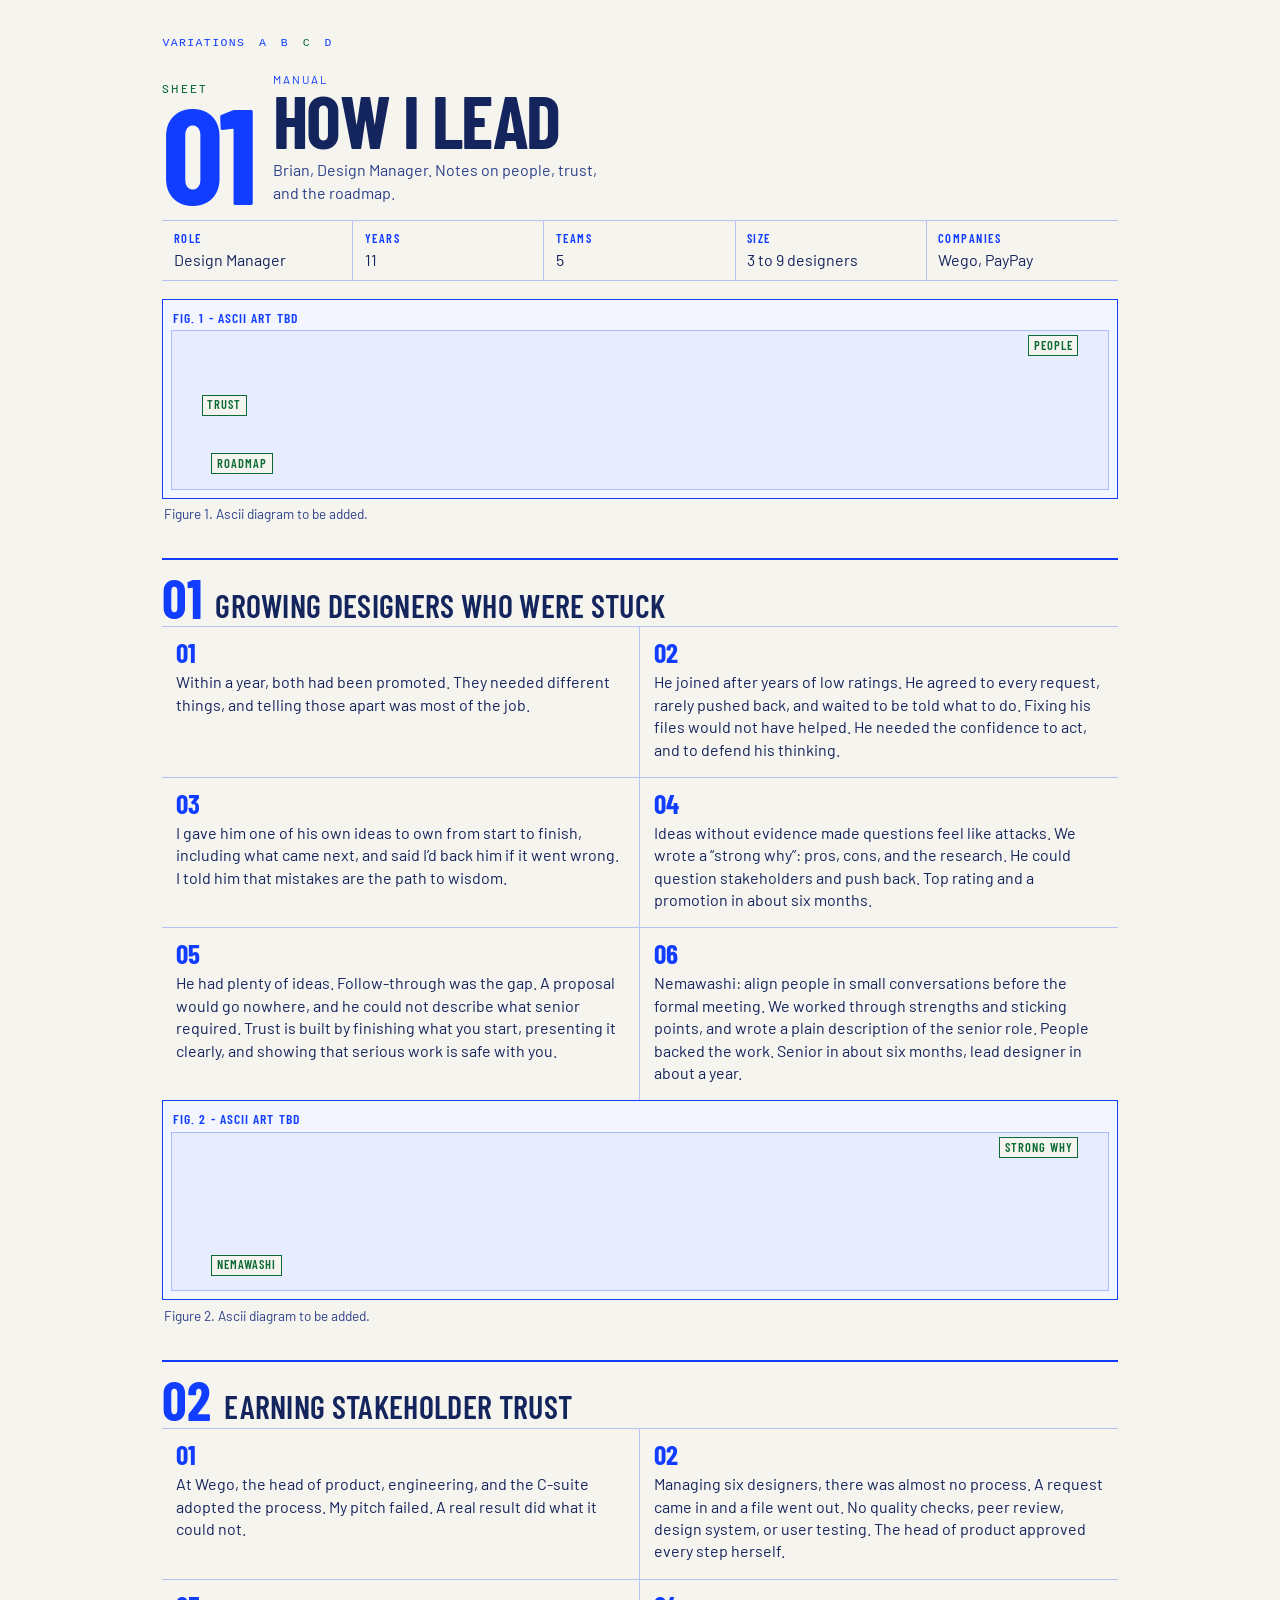
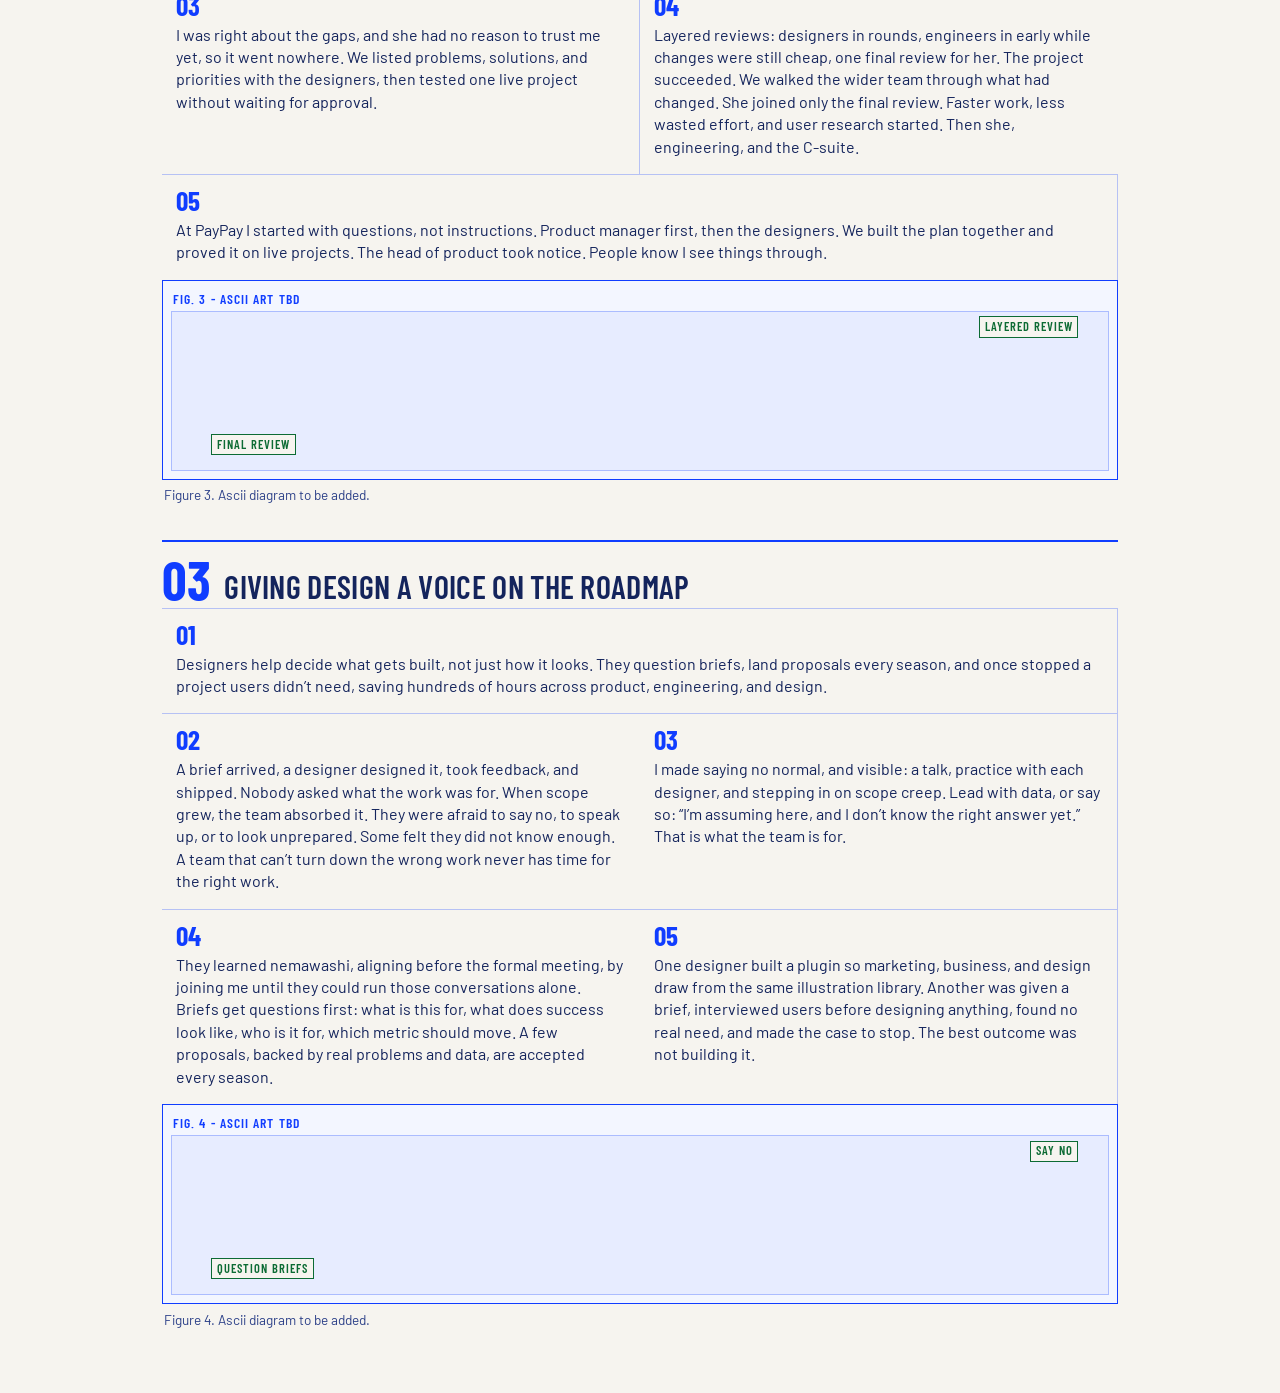
<file: variations/c.html>
<!DOCTYPE html>
<html lang="en">
<head>
  <meta charset="utf-8">
  <meta name="viewport" content="width=device-width, initial-scale=1">
  <title>C. Product manual — How I lead</title>
  <meta name="description" content="How I lead, set as a product manual. Brian, Design Manager at PayPay.">
  <link rel="preconnect" href="https://fonts.googleapis.com">
  <link rel="preconnect" href="https://fonts.gstatic.com" crossorigin>
  <link href="https://fonts.googleapis.com/css2?family=Barlow+Condensed:wght@600;700&family=Barlow:wght@400;500&display=swap" rel="stylesheet">
  <link rel="stylesheet" href="base.css">
  <link rel="stylesheet" href="c.css">
</head>
<body>
  <a class="skip" href="#sheets">Skip to sheets</a>
  <div class="page">
    <header class="titleblock">
      <p class="switch">
        <a href="index.html">Variations</a>
        <a href="a.html">A</a>
        <a href="b.html">B</a>
        <a href="c.html" aria-current="page">C</a>
        <a href="d.html">D</a>
      </p>
      <div class="lockup">
        <p class="sheetno"><span>Sheet</span>01</p>
        <div>
          <p class="kicker">Manual</p>
          <h1>How I lead</h1>
          <p class="sub">Brian, Design Manager. Notes on people, trust, and the roadmap.</p>
        </div>
      </div>
      <dl class="spec">
        <div><dt>Role</dt><dd>Design Manager</dd></div>
        <div><dt>Years</dt><dd>11</dd></div>
        <div><dt>Teams</dt><dd>5</dd></div>
        <div><dt>Size</dt><dd>3 to 9 designers</dd></div>
        <div><dt>Companies</dt><dd>Wego, PayPay</dd></div>
      </dl>
    </header>

    <figure class="hero" id="fig-1">
      <div class="plate">
        <p class="fig-id" aria-hidden="true">FIG. 1 - ascii art TBD</p>
        <div class="art-slot" aria-hidden="true"></div>
        <div class="calls" aria-hidden="true">
          <span class="call c1">People</span>
          <span class="call c2">Trust</span>
          <span class="call c3">Roadmap</span>
        </div>
      </div>
      <figcaption>Figure 1. Ascii diagram to be added.</figcaption>
    </figure>

    <main id="sheets">
      <article class="sheet" id="growing">
        <header>
          <p class="chap">01</p>
          <h2>Growing designers who were stuck</h2>
        </header>
        <div class="panels">
          <section>
            <p class="n">01</p>
            <p>Within a year, both had been promoted. They needed different things, and telling those apart was most of the job.</p>
          </section>
          <section>
            <p class="n">02</p>
            <p>He joined after years of low ratings. He agreed to every request, rarely pushed back, and waited to be told what to do. Fixing his files would not have helped. He needed the confidence to act, and to defend his thinking.</p>
          </section>
          <section>
            <p class="n">03</p>
            <p>I gave him one of his own ideas to own from start to finish, including what came next, and said I’d back him if it went wrong. I told him that mistakes are the path to wisdom.</p>
          </section>
          <section>
            <p class="n">04</p>
            <p>Ideas without evidence made questions feel like attacks. We wrote a “strong why”: pros, cons, and the research. He could question stakeholders and push back. Top rating and a promotion in about six months.</p>
          </section>
          <section>
            <p class="n">05</p>
            <p>He had plenty of ideas. Follow-through was the gap. A proposal would go nowhere, and he could not describe what senior required. Trust is built by finishing what you start, presenting it clearly, and showing that serious work is safe with you.</p>
          </section>
          <section>
            <p class="n">06</p>
            <p>Nemawashi: align people in small conversations before the formal meeting. We worked through strengths and sticking points, and wrote a plain description of the senior role. People backed the work. Senior in about six months, lead designer in about a year.</p>
          </section>
        </div>
        <figure id="fig-2">
          <div class="plate">
            <p class="fig-id" aria-hidden="true">FIG. 2 - ascii art TBD</p>
            <div class="art-slot" aria-hidden="true"></div>
            <div class="calls" aria-hidden="true">
              <span class="call c1">Strong why</span>
              <span class="call c3">Nemawashi</span>
            </div>
          </div>
          <figcaption>Figure 2. Ascii diagram to be added.</figcaption>
        </figure>
      </article>

      <article class="sheet" id="trust">
        <header>
          <p class="chap">02</p>
          <h2>Earning stakeholder trust</h2>
        </header>
        <div class="panels">
          <section>
            <p class="n">01</p>
            <p>At Wego, the head of product, engineering, and the C-suite adopted the process. My pitch failed. A real result did what it could not.</p>
          </section>
          <section>
            <p class="n">02</p>
            <p>Managing six designers, there was almost no process. A request came in and a file went out. No quality checks, peer review, design system, or user testing. The head of product approved every step herself.</p>
          </section>
          <section>
            <p class="n">03</p>
            <p>I was right about the gaps, and she had no reason to trust me yet, so it went nowhere. We listed problems, solutions, and priorities with the designers, then tested one live project without waiting for approval.</p>
          </section>
          <section>
            <p class="n">04</p>
            <p>Layered reviews: designers in rounds, engineers in early while changes were still cheap, one final review for her. The project succeeded. We walked the wider team through what had changed. She joined only the final review. Faster work, less wasted effort, and user research started. Then she, engineering, and the C-suite.</p>
          </section>
          <section class="wide">
            <p class="n">05</p>
            <p>At PayPay I started with questions, not instructions. Product manager first, then the designers. We built the plan together and proved it on live projects. The head of product took notice. People know I see things through.</p>
          </section>
        </div>
        <figure id="fig-3">
          <div class="plate">
            <p class="fig-id" aria-hidden="true">FIG. 3 - ascii art TBD</p>
            <div class="art-slot" aria-hidden="true"></div>
            <div class="calls" aria-hidden="true">
              <span class="call c1">Layered review</span>
              <span class="call c3">Final review</span>
            </div>
          </div>
          <figcaption>Figure 3. Ascii diagram to be added.</figcaption>
        </figure>
      </article>

      <article class="sheet" id="roadmap">
        <header>
          <p class="chap">03</p>
          <h2>Giving design a voice on the roadmap</h2>
        </header>
        <div class="panels">
          <section class="wide">
            <p class="n">01</p>
            <p>Designers help decide what gets built, not just how it looks. They question briefs, land proposals every season, and once stopped a project users didn’t need, saving hundreds of hours across product, engineering, and design.</p>
          </section>
          <section>
            <p class="n">02</p>
            <p>A brief arrived, a designer designed it, took feedback, and shipped. Nobody asked what the work was for. When scope grew, the team absorbed it. They were afraid to say no, to speak up, or to look unprepared. Some felt they did not know enough. A team that can’t turn down the wrong work never has time for the right work.</p>
          </section>
          <section>
            <p class="n">03</p>
            <p>I made saying no normal, and visible: a talk, practice with each designer, and stepping in on scope creep. Lead with data, or say so: “I’m assuming here, and I don’t know the right answer yet.” That is what the team is for.</p>
          </section>
          <section>
            <p class="n">04</p>
            <p>They learned nemawashi, aligning before the formal meeting, by joining me until they could run those conversations alone. Briefs get questions first: what is this for, what does success look like, who is it for, which metric should move. A few proposals, backed by real problems and data, are accepted every season.</p>
          </section>
          <section>
            <p class="n">05</p>
            <p>One designer built a plugin so marketing, business, and design draw from the same illustration library. Another was given a brief, interviewed users before designing anything, found no real need, and made the case to stop. The best outcome was not building it.</p>
          </section>
        </div>
        <figure id="fig-4">
          <div class="plate">
            <p class="fig-id" aria-hidden="true">FIG. 4 - ascii art TBD</p>
            <div class="art-slot" aria-hidden="true"></div>
            <div class="calls" aria-hidden="true">
              <span class="call c1">Say no</span>
              <span class="call c3">Question briefs</span>
            </div>
          </div>
          <figcaption>Figure 4. Ascii diagram to be added.</figcaption>
        </figure>
      </article>
    </main>
  </div>
</body>
</html>
</file>
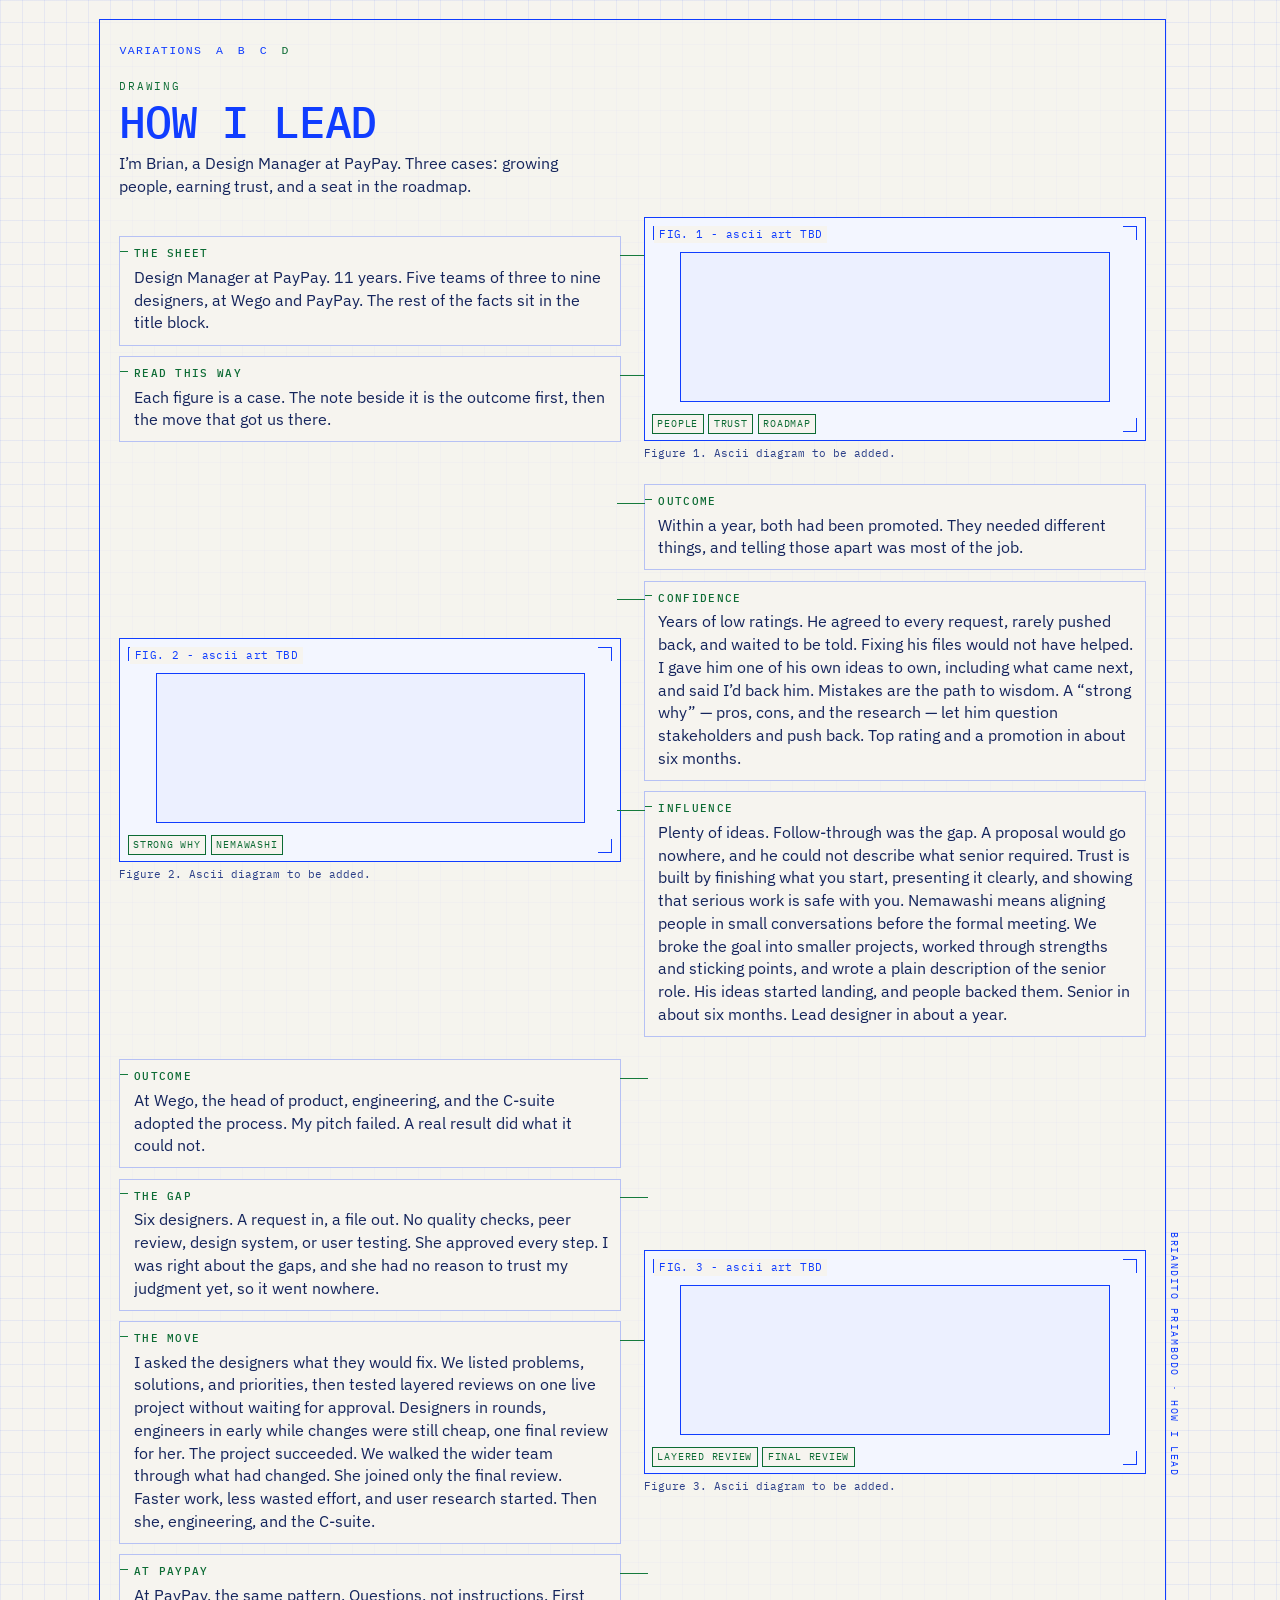
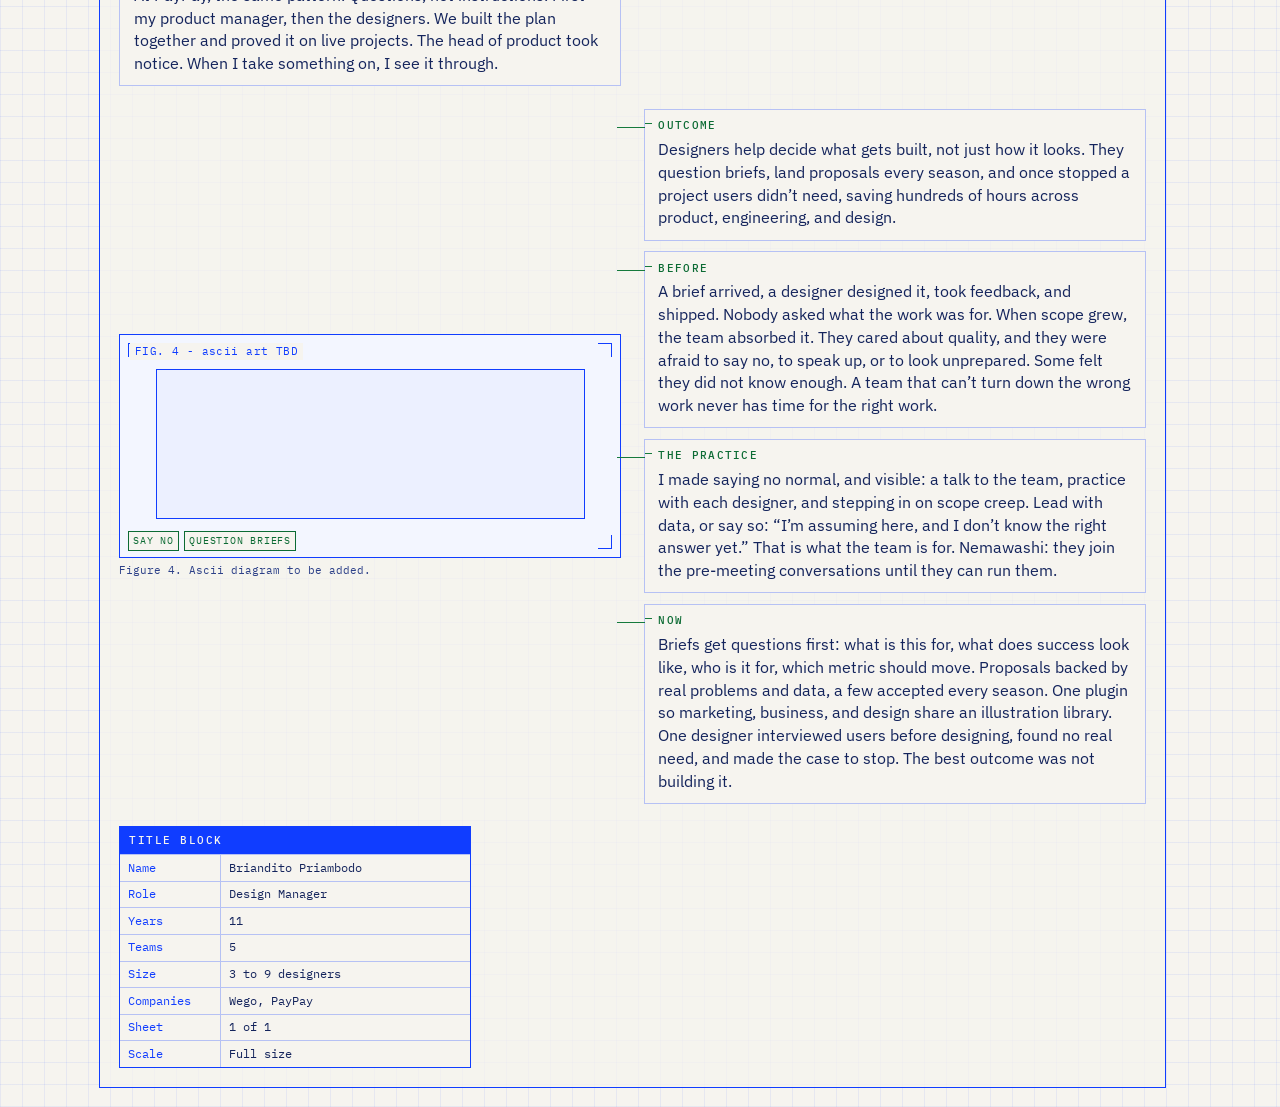
<file: variations/d.html>
<!DOCTYPE html>
<html lang="en">
<head>
  <meta charset="utf-8">
  <meta name="viewport" content="width=device-width, initial-scale=1">
  <title>D. Blueprint — How I lead</title>
  <meta name="description" content="How I lead, set as a technical drawing. Brian, Design Manager at PayPay.">
  <link rel="preconnect" href="https://fonts.googleapis.com">
  <link rel="preconnect" href="https://fonts.gstatic.com" crossorigin>
  <link href="https://fonts.googleapis.com/css2?family=IBM+Plex+Mono:wght@400;500&family=IBM+Plex+Sans:wght@400;500&display=swap" rel="stylesheet">
  <link rel="stylesheet" href="base.css">
  <link rel="stylesheet" href="d.css">
</head>
<body>
  <a class="skip" href="#drawing">Skip to drawing</a>
  <div class="board">
    <div class="sheet" id="drawing">
      <p class="switch">
        <a href="index.html">Variations</a>
        <a href="a.html">A</a>
        <a href="b.html">B</a>
        <a href="c.html">C</a>
        <a href="d.html" aria-current="page">D</a>
      </p>

      <header class="nameplate">
        <p class="kicker">Drawing</p>
        <h1>How I lead</h1>
        <p>I’m Brian, a Design Manager at PayPay. Three cases: growing people, earning trust, and a seat in the roadmap.</p>
      </header>

      <section class="cluster" id="overview">
        <div class="notes">
          <article class="note">
            <h2>The sheet</h2>
            <p>Design Manager at PayPay. 11 years. Five teams of three to nine designers, at Wego and PayPay. The rest of the facts sit in the title block.</p>
          </article>
          <article class="note">
            <h2>Read this way</h2>
            <p>Each figure is a case. The note beside it is the outcome first, then the move that got us there.</p>
          </article>
        </div>
        <figure id="fig-1">
          <div class="plate">
            <p class="fig-id" aria-hidden="true">FIG. 1 - ascii art TBD</p>
            <div class="art-slot" aria-hidden="true"></div>
            <ul class="ticks" aria-hidden="true">
              <li>People</li>
              <li>Trust</li>
              <li>Roadmap</li>
            </ul>
          </div>
          <figcaption>Figure 1. Ascii diagram to be added.</figcaption>
        </figure>
      </section>

      <section class="cluster flip" id="growing">
        <figure id="fig-2">
          <div class="plate">
            <p class="fig-id" aria-hidden="true">FIG. 2 - ascii art TBD</p>
            <div class="art-slot" aria-hidden="true"></div>
            <ul class="ticks" aria-hidden="true">
              <li>Strong why</li>
              <li>Nemawashi</li>
            </ul>
          </div>
          <figcaption>Figure 2. Ascii diagram to be added.</figcaption>
        </figure>
        <div class="notes">
          <article class="note">
            <h2>Outcome</h2>
            <p>Within a year, both had been promoted. They needed different things, and telling those apart was most of the job.</p>
          </article>
          <article class="note">
            <h2>Confidence</h2>
            <p>Years of low ratings. He agreed to every request, rarely pushed back, and waited to be told. Fixing his files would not have helped. I gave him one of his own ideas to own, including what came next, and said I’d back him. Mistakes are the path to wisdom. A “strong why” — pros, cons, and the research — let him question stakeholders and push back. Top rating and a promotion in about six months.</p>
          </article>
          <article class="note">
            <h2>Influence</h2>
            <p>Plenty of ideas. Follow-through was the gap. A proposal would go nowhere, and he could not describe what senior required. Trust is built by finishing what you start, presenting it clearly, and showing that serious work is safe with you. Nemawashi means aligning people in small conversations before the formal meeting. We broke the goal into smaller projects, worked through strengths and sticking points, and wrote a plain description of the senior role. His ideas started landing, and people backed them. Senior in about six months. Lead designer in about a year.</p>
          </article>
        </div>
      </section>

      <section class="cluster" id="trust">
        <div class="notes">
          <article class="note">
            <h2>Outcome</h2>
            <p>At Wego, the head of product, engineering, and the C-suite adopted the process. My pitch failed. A real result did what it could not.</p>
          </article>
          <article class="note">
            <h2>The gap</h2>
            <p>Six designers. A request in, a file out. No quality checks, peer review, design system, or user testing. She approved every step. I was right about the gaps, and she had no reason to trust my judgment yet, so it went nowhere.</p>
          </article>
          <article class="note">
            <h2>The move</h2>
            <p>I asked the designers what they would fix. We listed problems, solutions, and priorities, then tested layered reviews on one live project without waiting for approval. Designers in rounds, engineers in early while changes were still cheap, one final review for her. The project succeeded. We walked the wider team through what had changed. She joined only the final review. Faster work, less wasted effort, and user research started. Then she, engineering, and the C-suite.</p>
          </article>
          <article class="note">
            <h2>At PayPay</h2>
            <p>At PayPay, the same pattern. Questions, not instructions. First my product manager, then the designers. We built the plan together and proved it on live projects. The head of product took notice. When I take something on, I see it through.</p>
          </article>
        </div>
        <figure id="fig-3">
          <div class="plate">
            <p class="fig-id" aria-hidden="true">FIG. 3 - ascii art TBD</p>
            <div class="art-slot" aria-hidden="true"></div>
            <ul class="ticks" aria-hidden="true">
              <li>Layered review</li>
              <li>Final review</li>
            </ul>
          </div>
          <figcaption>Figure 3. Ascii diagram to be added.</figcaption>
        </figure>
      </section>

      <section class="cluster flip" id="roadmap">
        <figure id="fig-4">
          <div class="plate">
            <p class="fig-id" aria-hidden="true">FIG. 4 - ascii art TBD</p>
            <div class="art-slot" aria-hidden="true"></div>
            <ul class="ticks" aria-hidden="true">
              <li>Say no</li>
              <li>Question briefs</li>
            </ul>
          </div>
          <figcaption>Figure 4. Ascii diagram to be added.</figcaption>
        </figure>
        <div class="notes">
          <article class="note">
            <h2>Outcome</h2>
            <p>Designers help decide what gets built, not just how it looks. They question briefs, land proposals every season, and once stopped a project users didn’t need, saving hundreds of hours across product, engineering, and design.</p>
          </article>
          <article class="note">
            <h2>Before</h2>
            <p>A brief arrived, a designer designed it, took feedback, and shipped. Nobody asked what the work was for. When scope grew, the team absorbed it. They cared about quality, and they were afraid to say no, to speak up, or to look unprepared. Some felt they did not know enough. A team that can’t turn down the wrong work never has time for the right work.</p>
          </article>
          <article class="note">
            <h2>The practice</h2>
            <p>I made saying no normal, and visible: a talk to the team, practice with each designer, and stepping in on scope creep. Lead with data, or say so: “I’m assuming here, and I don’t know the right answer yet.” That is what the team is for. Nemawashi: they join the pre-meeting conversations until they can run them.</p>
          </article>
          <article class="note">
            <h2>Now</h2>
            <p>Briefs get questions first: what is this for, what does success look like, who is it for, which metric should move. Proposals backed by real problems and data, a few accepted every season. One plugin so marketing, business, and design share an illustration library. One designer interviewed users before designing, found no real need, and made the case to stop. The best outcome was not building it.</p>
          </article>
        </div>
      </section>

      <section class="cartouche" aria-label="Title block">
        <h2>Title block</h2>
        <dl>
          <div><dt>Name</dt><dd>Briandito Priambodo</dd></div>
          <div><dt>Role</dt><dd>Design Manager</dd></div>
          <div><dt>Years</dt><dd>11</dd></div>
          <div><dt>Teams</dt><dd>5</dd></div>
          <div><dt>Size</dt><dd>3 to 9 designers</dd></div>
          <div><dt>Companies</dt><dd>Wego, PayPay</dd></div>
          <div><dt>Sheet</dt><dd>1 of 1</dd></div>
          <div><dt>Scale</dt><dd>Full size</dd></div>
        </dl>
      </section>
    </div>
    <p class="edge" aria-hidden="true"><span>Briandito Priambodo · How I lead</span></p>
  </div>
</body>
</html>
</file>
<file: styles.css>
/* A single reading column. Serif, high contrast, almost no decoration. */

:root {
  --paper: #f6f4ef;
  --ink: #1a1814;
  --blue: #0e3cc9;
  --green: #0c6b34;
  --line: rgba(14, 60, 201, 0.28);
  --measure: 50ch;
}

*,
*::before,
*::after { box-sizing: border-box; }

html {
  color-scheme: light;
  scroll-behavior: smooth;
  -webkit-text-size-adjust: 100%;
  text-size-adjust: 100%;
}

body {
  margin: 0;
  background: var(--paper);
  color: var(--ink);
  font-family: Newsreader, Georgia, "Iowan Old Style", "Palatino Linotype", serif;
  font-size: 18px;
  font-weight: 400;
  line-height: 1.6;
  font-optical-sizing: auto;
}

h1, h2, h3, h4, p, ul, ol, figure { margin: 0; }

::selection {
  background: #d9e2ff;
  color: var(--ink);
}

:focus { outline: none; }

:focus-visible {
  outline: 3px solid var(--green);
  outline-offset: 3px;
}

a {
  color: var(--blue);
  text-decoration-thickness: 1px;
  text-underline-offset: 0.16em;
}

a:hover {
  text-decoration-thickness: 2px;
}

.skip {
  position: absolute;
  left: 1rem;
  top: 1rem;
  z-index: 2;
  transform: translateY(-160%);
  padding: 0.4rem 0.7rem;
  background: var(--paper);
  color: var(--ink);
  border: 2px solid var(--blue);
  font-size: 18px;
  line-height: 1.4;
  text-decoration: none;
}

.skip:focus {
  transform: none;
}

.doc {
  width: min(var(--measure), calc(100% - 2.5rem));
  margin-inline: auto;
  padding-block: 2.75rem 4rem;
}

.name {
  font-family: Silkscreen, ui-monospace, monospace;
  font-size: 16px;
  line-height: 1.5;
  letter-spacing: 0.01em;
}

h1 {
  margin-top: 0.35rem;
  color: var(--blue);
  font-size: 40px;
  font-weight: 500;
  line-height: 1.15;
  letter-spacing: -0.02em;
  text-wrap: balance;
}

.intro {
  margin-top: 0.85rem;
}

.facts {
  margin-top: 0.85rem;
  padding-top: 0.85rem;
  border-top: 1px solid var(--line);
}

.toc {
  margin-top: 1.75rem;
}

.toc h2 {
  margin: 0 0 0.4rem;
  color: var(--blue);
  font-size: 22px;
  font-weight: 500;
  line-height: 1.3;
}

.toc ol {
  margin: 0;
  padding-left: 1.4rem;
  color: var(--green);
  font-weight: 600;
}

.toc li { margin: 0.2rem 0; }

.toc a { font-weight: 400; }

.toc em {
  color: var(--green);
  font-style: italic;
  font-weight: 500;
}

.case {
  margin-top: 2.5rem;
  padding-top: 1.6rem;
  border-top: 1px solid var(--green);
  scroll-margin-top: 1.25rem;
}

.case > h2,
.person > h3 {
  color: var(--blue);
  font-weight: 500;
  line-height: 1.25;
  text-wrap: balance;
}

.case > h2 {
  font-size: 30px;
  margin-bottom: 0.85rem;
}

.concept {
  margin: 0 0 0.2rem;
  color: var(--green);
  font-size: 18px;
  font-style: italic;
  font-weight: 500;
  line-height: 1.3;
}

.marker {
  color: var(--green);
  font-weight: 600;
  margin-right: 0.35em;
}

.person {
  margin-top: 1.75rem;
}

.person > h3 {
  font-size: 24px;
  margin-bottom: 0.35rem;
}

h3,
h4 {
  color: var(--blue);
  font-weight: 600;
}

.case > h3,
h4 {
  display: inline-block;
  margin-top: 1.5rem;
  padding: 0.14rem 0.7rem 0.18rem;
  border-radius: 999px;
  background: #e2dfd8;
  font-size: 16px;
  font-weight: 600;
  line-height: 1.35;
  letter-spacing: 0.04em;
  text-transform: uppercase;
}

p,
li {
  text-wrap: pretty;
}

.case p,
.person p,
.toc + .fig {
  margin-top: 0.75rem;
}

.case > .concept { margin-top: 0; }

.case > p.both {
  margin-top: 1.6rem;
  padding-top: 1rem;
  border-top: 1px solid var(--line);
}

ul {
  margin-top: 0.55rem;
  padding-left: 1.25rem;
}

li + li {
  margin-top: 0.4rem;
}

.fig {
  margin-top: 1.6rem;
}

.fig-num {
  margin: 0 0 0.4rem;
  color: var(--green);
  font-size: 16px;
  font-style: italic;
  font-weight: 500;
  line-height: 1.3;
}

.plate {
  container-type: inline-size;
  display: block;
  padding: 0.7rem 0.3rem 0.55rem;
  border: 1px solid var(--line);
  background: #f3efe4;
  overflow: hidden;
}

.plate canvas {
  display: block;
  width: 100%;
  height: 100%;
  touch-action: none;
  cursor: crosshair;
  opacity: 1;
}

.ann {
  display: flex;
  justify-content: space-between;
  gap: 0.6rem;
  margin: 0.5rem 0 0;
  padding: 0 0.2rem;
  list-style: none;
  color: var(--blue);
  font-size: 16px;
  font-style: italic;
  line-height: 1.3;
}

.ann-4 { margin-left: 0; }

figcaption {
  margin-top: 0.4rem;
  font-size: 18px;
  font-style: italic;
  line-height: 1.5;
}

.colophon {
  margin-top: 2.5rem;
  padding-top: 1rem;
  border-top: 1px solid var(--line);
}

@media (min-width: 720px) {
  body { font-size: 20px; }

  h1 { font-size: 48px; }

  .case > h2 { font-size: 34px; }

  .doc { padding-block: 3.5rem 5rem; }
}

@media (min-width: 1100px) {
  .doc {
    width: min(calc(var(--measure) + 7.5rem), calc(100% - 3rem));
    padding-left: 7.5rem;
  }

  .case > h2,
  .fig { position: relative; }

  .marker,
  .fig-num {
    position: absolute;
    right: calc(100% + 1rem);
    margin: 0;
    white-space: nowrap;
  }

  .marker { top: 0.12em; }

  .fig-num { top: 0.15rem; }
}

@media (prefers-reduced-motion: no-preference) {
  .fig.inview canvas {
    animation: fig-in 0.8s cubic-bezier(0.16, 1, 0.3, 1);
  }
}

@keyframes fig-in {
  from { opacity: 0.45; }
  to { opacity: 1; }
}

@media (prefers-reduced-motion: reduce) {
  html { scroll-behavior: auto; }

  .plate canvas { cursor: auto; }

  .fig canvas {
    opacity: 1 !important;
    animation: none !important;
    transition: none !important;
  }
}
</file>
<file: variations/base.css>
/* Shared reset and the two inks. Each variation brings its own type and layout. */

:root {
  --paper: #f6f4ef;
  --blue: #103dff;
  --ink: #14245c;
  --muted: #2c4088;
  --wash: #e7ecff;
  --mist: #f3f6ff;
  --green: #0c6b34;
  --green-line: #157a3c;
  --line: rgba(16, 61, 255, 0.28);
  --ease: cubic-bezier(0.16, 1, 0.3, 1);
}

*,
*::before,
*::after { box-sizing: border-box; }

html {
  color-scheme: light;
  scroll-behavior: smooth;
  -webkit-text-size-adjust: 100%;
  text-size-adjust: 100%;
}

body {
  margin: 0;
  background: var(--paper);
  color: var(--ink);
}

h1, h2, h3, h4, p, figure, ol, ul, dl, dd, blockquote { margin: 0; }

img, svg { max-width: 100%; }

::selection {
  background: var(--wash);
  color: var(--ink);
}

:focus { outline: none; }

:focus-visible {
  outline: 2px solid var(--green);
  outline-offset: 3px;
}

.switch {
  display: flex;
  flex-wrap: wrap;
  gap: 0.35rem 0.85rem;
  margin: 0 0 1.25rem;
  font-family: ui-monospace, "Cascadia Mono", Menlo, monospace;
  font-size: 0.72rem;
  letter-spacing: 0.12em;
  text-transform: uppercase;
}

.switch a {
  color: var(--blue);
  text-decoration: none;
}

.switch a:hover,
.switch a:focus-visible {
  color: var(--green);
  text-decoration: underline;
  text-underline-offset: 0.2em;
}

.switch a[aria-current="page"] { color: var(--green); }

.skip {
  position: absolute;
  left: 0.75rem;
  top: 0.75rem;
  z-index: 5;
  transform: translateY(-160%);
  padding: 0.35rem 0.55rem;
  background: var(--paper);
  color: var(--ink);
  border: 1px solid var(--blue);
  text-decoration: none;
  font-family: ui-monospace, Menlo, monospace;
  font-size: 0.75rem;
}

.skip:focus { transform: none; }

@media (prefers-reduced-motion: reduce) {
  html { scroll-behavior: auto; }

  *,
  *::before,
  *::after {
    animation: none !important;
    transition: none !important;
  }
}
</file>
<file: variations/fig2/fig2.css>
/* Fig 2 studies. The plates sit on the same paper as the reading page. */

:root {
  --paper: #f6f4ef;
  --ink: #1a1814;
  --blue: #0e3cc9;
  --green: #0c6b34;
  --line: rgba(26, 24, 20, 0.16);
}

*,
*::before,
*::after { box-sizing: border-box; }

html {
  color-scheme: light;
  scroll-behavior: smooth;
  -webkit-text-size-adjust: 100%;
  text-size-adjust: 100%;
}

body {
  margin: 0;
  background: var(--paper);
  color: var(--ink);
  font-family: Newsreader, Georgia, "Iowan Old Style", Palatino, serif;
  font-size: 18px;
  line-height: 1.55;
  font-optical-sizing: auto;
}

h1, h2, p { margin: 0; }

::selection {
  background: #d9e2ff;
  color: var(--ink);
}

:focus { outline: none; }

:focus-visible {
  outline: 3px solid var(--green);
  outline-offset: 3px;
}

a {
  color: var(--blue);
  text-underline-offset: 0.16em;
}

.skip {
  position: absolute;
  left: 1rem;
  top: 1rem;
  transform: translateY(-160%);
  padding: 0.4rem 0.7rem;
  background: var(--paper);
  color: var(--ink);
  border: 2px solid var(--blue);
  text-decoration: none;
}

.skip:focus { transform: none; }

main {
  width: min(640px, calc(100% - 2rem));
  margin-inline: auto;
  padding: 2.75rem 0 4.5rem;
}

.back {
  font-size: 17px;
  letter-spacing: 0.01em;
}

h1 {
  margin-top: 0.8rem;
  font-size: clamp(32px, 5vw, 44px);
  font-weight: 500;
  letter-spacing: -0.03em;
  line-height: 1.1;
  color: var(--blue);
}

.lede {
  margin-top: 0.8rem;
  max-width: 42rem;
}

.study {
  margin-top: 2.4rem;
}

.study h2 {
  font-size: 22px;
  font-weight: 500;
  letter-spacing: -0.02em;
}

.study h2 span {
  color: var(--green);
  font-style: italic;
  font-weight: 450;
  margin-right: 0.35rem;
}

.study p {
  margin: 0.25rem 0 0.7rem;
  font-size: 18px;
}

.plate {
  width: 100%;
  aspect-ratio: 485 / 234;
  background: var(--paper);
  border: 1px solid var(--line);
  border-radius: 2px;
  overflow: hidden;
}

.plate canvas {
  display: block;
  width: 100%;
  height: 100%;
  touch-action: none;
  cursor: crosshair;
}

@media (max-width: 400px) {
  body { font-size: 17px; }
  .study h2 { font-size: 20px; }
}

@media (prefers-reduced-motion: reduce) {
  html { scroll-behavior: auto; }
  .plate canvas { cursor: auto; }
}
</file>
<file: variations/a.css>
/* A. Editorial reference. Serif columns, hairlines, pixel title. */

.page { container: page / inline-size; }

.sheet {
  width: min(1040px, 100%);
  margin-inline: auto;
  padding: clamp(1.6rem, 5vw, 4rem) clamp(1.05rem, 4vw, 2rem) 4.5rem;
}

.who {
  font-family: "IBM Plex Mono", ui-monospace, monospace;
  font-size: 0.72rem;
  letter-spacing: 0.16em;
  text-transform: uppercase;
  color: var(--muted);
  margin-bottom: 0.45rem;
}

.mast-top {
  display: grid;
  gap: 0.75rem 1.5rem;
  align-items: start;
  margin-bottom: 1rem;
}

h1 {
  font-family: Silkscreen, "IBM Plex Mono", monospace;
  font-weight: 400;
  font-size: clamp(2rem, 6vw, 4.4rem);
  line-height: 1.05;
  color: var(--blue);
  max-width: 11ch;
}

.tagline {
  max-width: 28ch;
  font-family: Newsreader, Georgia, serif;
  font-style: italic;
  font-size: clamp(1.02rem, 1.4vw, 1.2rem);
  line-height: 1.4;
}

hr.rule {
  border: 0;
  height: 1px;
  margin: 0 0 1.15rem;
  background: var(--line);
}

.lede,
.sheet p,
.steps,
.results {
  font-family: Newsreader, Georgia, serif;
  font-size: clamp(1rem, 0.2vw + 0.96rem, 1.05rem);
  line-height: 1.55;
}

.lede { max-width: 58ch; margin-bottom: 1.15rem; }

.spec {
  display: grid;
  grid-template-columns: repeat(auto-fit, minmax(8.2rem, 1fr));
  gap: 0.75rem 1.25rem;
  margin: 0 0 1.4rem;
  padding-block: 0.85rem;
  border-block: 1px solid var(--line);
}

.spec dt {
  font-family: "IBM Plex Mono", ui-monospace, monospace;
  font-size: 0.68rem;
  font-weight: 500;
  letter-spacing: 0.14em;
  text-transform: uppercase;
  color: var(--blue);
}

.spec dd {
  margin: 0.2rem 0 0;
  font-family: Newsreader, Georgia, serif;
}

.case {
  display: grid;
  gap: 1.1rem;
  margin-top: clamp(1.8rem, 4vw, 2.8rem);
  padding-top: 1.3rem;
  border-top: 1px solid var(--line);
  scroll-margin-top: 1rem;
}

.kicker,
h3,
h4 {
  font-family: "IBM Plex Mono", ui-monospace, monospace;
  font-size: 0.7rem;
  font-weight: 500;
  letter-spacing: 0.14em;
  text-transform: uppercase;
  color: var(--blue);
}

h2 {
  font-family: Newsreader, Georgia, serif;
  font-weight: 500;
  font-size: clamp(1.7rem, 2.5vw, 2.4rem);
  line-height: 1.12;
  letter-spacing: -0.02em;
  margin-top: 0.3rem;
  text-wrap: balance;
}

.outcome {
  display: grid;
  gap: 0.35rem;
  border-top: 2px solid var(--blue);
  border-bottom: 1px solid var(--line);
  padding-block: 0.7rem 0.8rem;
}

.outcome p:last-child {
  font-family: Newsreader, Georgia, serif;
  font-size: clamp(1.12rem, 1vw + 0.9rem, 1.32rem);
  line-height: 1.35;
  font-weight: 500;
  max-width: 62ch;
  text-wrap: pretty;
}

.pair,
.band {
  display: grid;
  gap: 1.15rem;
}

h3 { margin-bottom: 0.7rem; }

h4 { margin: 0.9rem 0 0.35rem; }

h4:first-of-type { margin-top: 0; }

.steps {
  list-style: none;
  padding: 0;
  counter-reset: n;
}

.steps li {
  position: relative;
  counter-increment: n;
  padding-inline-start: 1.45rem;
  margin-bottom: 0.55rem;
  text-wrap: pretty;
}

.steps li::before {
  content: counter(n);
  position: absolute;
  left: 0;
  top: 0.15rem;
  font-family: "IBM Plex Mono", ui-monospace, monospace;
  font-size: 0.72rem;
  color: var(--blue);
}

.results {
  list-style: none;
  padding: 0;
}

.results li {
  position: relative;
  padding-inline-start: 0.85rem;
  margin-bottom: 0.35rem;
}

.results li::before {
  content: "";
  position: absolute;
  left: 0;
  top: 0.62em;
  width: 0.4rem;
  height: 1px;
  background: var(--blue);
}

.after { margin-top: 0.75rem; }

p + p { margin-top: 0.6rem; }

.fig { margin-top: 0.2rem; }

.plate {
  position: relative;
  min-height: clamp(15rem, 36vw, 19rem);
  border: 1px solid var(--blue);
  background-color: var(--mist);
  background-image:
    linear-gradient(to right, rgba(16, 61, 255, 0.06) 1px, transparent 1px),
    linear-gradient(to bottom, rgba(16, 61, 255, 0.06) 1px, transparent 1px);
  background-size: 22px 22px;
  overflow: hidden;
}

.fig-id {
  position: absolute;
  z-index: 2;
  top: 0.65rem;
  left: 0.7rem;
  margin: 0;
  padding: 0.1rem 0.35rem;
  background: var(--paper);
  font-family: "IBM Plex Mono", ui-monospace, monospace;
  font-size: 0.68rem;
  letter-spacing: 0.04em;
  color: var(--blue);
}

.art-slot {
  position: absolute;
  inset: 2.3rem 0.65rem 0.65rem;
  border: 1px solid var(--blue);
  background: var(--wash);
}

.calls { position: absolute; inset: 0; z-index: 2; pointer-events: none; }

.call {
  position: absolute;
  display: inline-flex;
  align-items: center;
  gap: 0.35rem;
  color: var(--green);
  font-family: "IBM Plex Mono", ui-monospace, monospace;
  font-size: 0.64rem;
  font-weight: 500;
  letter-spacing: 0.08em;
  text-transform: uppercase;
  white-space: nowrap;
}

.tag {
  border: 1px solid var(--green);
  background: var(--paper);
  padding: 0.22rem 0.35rem;
}

.shaft {
  width: 2.4rem;
  height: 1px;
  background: var(--green-line);
  position: relative;
  flex: none;
}

.shaft::after {
  content: "";
  position: absolute;
  top: 50%;
  translate: 0 -50%;
  border-style: solid;
}

.call-tr { top: 18%; right: 4%; }
.call-tr .shaft { transform: rotate(24deg); transform-origin: right center; }
.call-tr .shaft::after {
  left: -1px;
  border-width: 3px 5px 3px 0;
  border-color: transparent var(--green-line) transparent transparent;
}

.call-br { bottom: 14%; right: 4%; }
.call-br .shaft { transform: rotate(-18deg); transform-origin: right center; }
.call-br .shaft::after {
  left: -1px;
  border-width: 3px 5px 3px 0;
  border-color: transparent var(--green-line) transparent transparent;
}

.call-ml { top: 44%; left: 3%; }
.call-ml .shaft { transform-origin: left center; }
.call-ml .shaft::after {
  right: -1px;
  border-width: 3px 0 3px 5px;
  border-color: transparent transparent transparent var(--green-line);
}

.call-bl { bottom: 16%; left: 3.5%; }
.call-bl .shaft { transform: rotate(-20deg); transform-origin: left center; }
.call-bl .shaft::after {
  right: -1px;
  border-width: 3px 0 3px 5px;
  border-color: transparent transparent transparent var(--green-line);
}

figcaption {
  margin-top: 0.4rem;
  font-family: Newsreader, Georgia, serif;
  font-style: italic;
  font-size: 0.92rem;
  color: var(--muted);
}

.colophon {
  margin-top: 2rem;
  padding-top: 0.8rem;
  border-top: 1px solid var(--line);
  font-family: Newsreader, Georgia, serif;
  font-style: italic;
  color: var(--muted);
}

@container page (min-width: 760px) {
  .mast-top { grid-template-columns: 1.6fr 0.9fr; }
  .who, h1 { grid-column: 1; }
  .tagline {
    grid-column: 2;
    grid-row: 1 / span 2;
    align-self: end;
    justify-self: end;
    text-align: right;
  }

  .pair {
    grid-template-columns: 1fr 1fr;
    gap: 0 2rem;
  }

  .pair > :last-child {
    border-inline-start: 1px solid var(--line);
    padding-inline-start: 1.6rem;
  }
}

@container page (min-width: 900px) {
  .case {
    grid-template-columns: minmax(0, 1fr) minmax(0, 1.15fr) minmax(0, 0.92fr);
    column-gap: clamp(1.1rem, 2cqi, 1.7rem);
  }

  .full { grid-column: 1 / -1; }

  .band {
    grid-column: 1 / -1;
    display: grid;
    grid-template-columns: subgrid;
    align-items: start;
  }

  .band .result {
    border-inline-start: 1px solid var(--line);
    padding-inline-start: 1.15rem;
  }
}

@media (prefers-reduced-motion: no-preference) {
  h1 { animation: rise 0.7s var(--ease) both; }
  hr.rule { transform-origin: left center; animation: draw 0.8s var(--ease) 0.05s both; }
}

@keyframes rise {
  from { opacity: 0; transform: translateY(6px); }
  to { opacity: 1; transform: none; }
}

@keyframes draw {
  from { transform: scaleX(0); }
  to { transform: scaleX(1); }
}
</file>
<file: variations/b.css>
/* B. Assembly sheet. Huge lowercase grotesk, boxed steps, lettered parts. */

body {
  font-family: "Space Grotesk", "Avenir Next", "Segoe UI", sans-serif;
  font-size: 0.98rem;
  line-height: 1.35;
}

.page {
  container: page / inline-size;
  width: min(1080px, 100%);
  margin-inline: auto;
  padding: clamp(1.2rem, 4vw, 2.4rem) clamp(0.9rem, 3.5vw, 1.6rem) 4rem;
}

.eyebrow {
  font-size: 0.78rem;
  letter-spacing: 0.14em;
  text-transform: lowercase;
  color: var(--green);
  margin-bottom: 0.2rem;
}

h1 {
  font-weight: 500;
  font-size: clamp(2.7rem, 11vw, 6.6rem);
  line-height: 0.84;
  letter-spacing: -0.05em;
  text-transform: lowercase;
  color: var(--blue);
  max-width: 100%;
  text-wrap: balance;
}

.who {
  margin-top: 0.45rem;
  font-size: 0.95rem;
  color: var(--muted);
}

.legend {
  margin: 1.4rem 0 1.1rem;
  padding-block: 0.75rem;
  border-block: 1px solid var(--line);
}

.legend h2 {
  font-size: 0.72rem;
  font-weight: 600;
  letter-spacing: 0.16em;
  text-transform: uppercase;
  color: var(--blue);
  margin-bottom: 0.55rem;
}

.parts {
  display: flex;
  flex-wrap: wrap;
  gap: 0.45rem 1.1rem;
  list-style: none;
  padding: 0;
}

.parts li {
  display: inline-flex;
  align-items: center;
  gap: 0.4rem;
}

.badge {
  display: inline-grid;
  place-items: center;
  width: 1.15rem;
  height: 1.15rem;
  border-radius: 50%;
  background: var(--green);
  color: var(--paper);
  font-size: 0.62rem;
  font-weight: 600;
  line-height: 1;
  vertical-align: 0.05em;
  flex: none;
}

.grid {
  list-style: none;
  padding: 0;
  display: grid;
  gap: 0.75rem;
}

.panel {
  position: relative;
  min-width: 0;
  border: 1px solid var(--blue);
  border-radius: 16px;
  padding: 2.35rem 0.9rem 0.95rem;
  background: var(--paper);
}

.panel p { text-wrap: pretty; }

.panel strong {
  font-weight: 600;
  color: var(--blue);
}

.num {
  position: absolute;
  top: 0.7rem;
  left: 0.75rem;
  width: 1.45rem;
  height: 1.45rem;
  display: grid;
  place-items: center;
  border-radius: 50%;
  background: var(--blue);
  color: var(--paper);
  font-size: 0.72rem;
  font-weight: 600;
}

.figpanel { padding: 0.7rem; }

.plate {
  position: relative;
  min-height: 13.5rem;
  border-radius: 12px;
  border: 1px solid var(--blue);
  background: var(--wash);
  overflow: hidden;
}

.fig-id {
  position: absolute;
  z-index: 2;
  top: 0.55rem;
  left: 0.6rem;
  font-size: 0.68rem;
  letter-spacing: 0.04em;
  text-transform: uppercase;
  color: var(--blue);
}

.art-slot {
  position: absolute;
  inset: 2rem 0.55rem 0.55rem;
  border-radius: 8px;
  border: 1px dashed var(--blue);
}

.calls { position: absolute; inset: 0; pointer-events: none; }

.call {
  position: absolute;
  border: 1px solid var(--green);
  color: var(--green);
  background: var(--paper);
  font-size: 0.62rem;
  font-weight: 600;
  letter-spacing: 0.08em;
  text-transform: uppercase;
  padding: 0.2rem 0.32rem;
  border-radius: 999px;
}

.c1 { top: 16%; right: 4%; }
.c2 { top: 46%; left: 4%; }
.c3 { bottom: 12%; left: 5%; }

figcaption {
  margin-top: 0.4rem;
  font-size: 0.82rem;
  color: var(--muted);
}

@container page (min-width: 680px) {
  .grid { grid-template-columns: 1fr 1fr; }
  .figpanel { grid-column: 1 / -1; }
}

@container page (min-width: 980px) {
  .grid { grid-template-columns: 1fr 1fr 1fr; gap: 0.85rem; }
}

@media (prefers-reduced-motion: no-preference) {
  h1 { animation: rise 0.7s var(--ease) both; }
}

@keyframes rise {
  from { opacity: 0; transform: translateY(8px); }
  to { opacity: 1; transform: none; }
}
</file>
<file: variations/c.css>
/* C. Product manual. Condensed title, big sheet number, ruled panels. */

body {
  font-family: Barlow, "Avenir Next", "Segoe UI", sans-serif;
  font-size: 1rem;
  line-height: 1.4;
}

.page {
  container: page / inline-size;
  width: min(1000px, 100%);
  margin-inline: auto;
  padding: clamp(1.1rem, 4vw, 2.2rem) clamp(0.85rem, 3vw, 1.4rem) 4rem;
}

.lockup {
  display: grid;
  gap: 0.4rem 1.25rem;
  align-items: end;
  margin-bottom: 1rem;
}

.sheetno {
  font-family: "Barlow Condensed", "Arial Narrow", Impact, sans-serif;
  font-weight: 700;
  font-size: clamp(5rem, 22vw, 8.5rem);
  line-height: 0.78;
  letter-spacing: -0.04em;
  color: var(--blue);
}

.sheetno span {
  display: block;
  font-family: Barlow, sans-serif;
  font-weight: 500;
  font-size: 0.72rem;
  letter-spacing: 0.18em;
  text-transform: uppercase;
  color: var(--green);
  line-height: 1;
  margin-bottom: 0.2rem;
}

.kicker {
  font-size: 0.72rem;
  letter-spacing: 0.18em;
  text-transform: uppercase;
  color: var(--blue);
}

h1 {
  font-family: "Barlow Condensed", "Arial Narrow", Impact, sans-serif;
  font-weight: 700;
  font-size: clamp(2.6rem, 8vw, 4.6rem);
  line-height: 0.9;
  letter-spacing: -0.02em;
  text-transform: uppercase;
  color: var(--ink);
}

.sub {
  margin-top: 0.35rem;
  max-width: 36ch;
  color: var(--muted);
}

.spec {
  display: grid;
  grid-template-columns: repeat(auto-fit, minmax(7.5rem, 1fr));
  border-top: 1px solid var(--line);
  border-bottom: 1px solid var(--line);
}

.spec div {
  padding: 0.55rem 0.7rem;
  border-bottom: 1px solid var(--line);
  min-width: 0;
}

.spec dt {
  font-family: "Barlow Condensed", "Arial Narrow", sans-serif;
  font-weight: 600;
  font-size: 0.78rem;
  letter-spacing: 0.12em;
  text-transform: uppercase;
  color: var(--blue);
}

.spec dd { margin: 0.1rem 0 0; }

.hero { margin: 1.1rem 0 0.2rem; }

.sheet {
  margin-top: 2.2rem;
  padding-top: 0.3rem;
  border-top: 2px solid var(--blue);
  scroll-margin-top: 0.75rem;
}

.sheet header {
  display: flex;
  align-items: flex-end;
  gap: 0.8rem;
  padding: 0.7rem 0 0.4rem;
}

.chap {
  font-family: "Barlow Condensed", "Arial Narrow", sans-serif;
  font-weight: 700;
  font-size: clamp(2.4rem, 6vw, 3.4rem);
  line-height: 0.8;
  color: var(--blue);
}

h2 {
  font-family: "Barlow Condensed", "Arial Narrow", sans-serif;
  font-weight: 600;
  font-size: clamp(1.5rem, 3vw, 2rem);
  line-height: 0.95;
  text-transform: uppercase;
  letter-spacing: 0.01em;
  text-wrap: balance;
}

.panels {
  display: grid;
  grid-template-columns: minmax(0, 1fr);
}

.panels section {
  min-width: 0;
  padding: 0.75rem 0.85rem 1rem;
  border-top: 1px solid var(--line);
}

.n {
  font-family: "Barlow Condensed", "Arial Narrow", sans-serif;
  font-weight: 700;
  font-size: 1.7rem;
  line-height: 1;
  color: var(--blue);
  margin-bottom: 0.3rem;
}

.panels p:last-child { text-wrap: pretty; }

.plate {
  position: relative;
  min-height: 12.5rem;
  border: 1px solid var(--blue);
  background: var(--mist);
  overflow: hidden;
}

.fig-id {
  position: absolute;
  z-index: 2;
  top: 0.5rem;
  left: 0.6rem;
  font-family: "Barlow Condensed", "Arial Narrow", sans-serif;
  font-weight: 600;
  font-size: 0.85rem;
  letter-spacing: 0.08em;
  text-transform: uppercase;
  color: var(--blue);
}

.art-slot {
  position: absolute;
  inset: 1.9rem 0.5rem 0.5rem;
  border: 1px solid var(--line);
  background: var(--wash);
}

.calls { position: absolute; inset: 0; pointer-events: none; }

.call {
  position: absolute;
  color: var(--green);
  border: 1px solid var(--green);
  background: var(--paper);
  font-family: "Barlow Condensed", "Arial Narrow", sans-serif;
  font-weight: 600;
  font-size: 0.78rem;
  letter-spacing: 0.08em;
  text-transform: uppercase;
  padding: 0.05rem 0.3rem;
}

.c1 { top: 18%; right: 4%; }
.c2 { top: 48%; left: 4%; }
.c3 { bottom: 12%; left: 5%; }

figure { margin-top: 0; }

figcaption {
  padding: 0.35rem 0.1rem 0;
  font-size: 0.85rem;
  color: var(--muted);
}

@container page (min-width: 720px) {
  .lockup { grid-template-columns: auto minmax(0, 1fr); }
  .spec div { border-bottom: 0; border-inline-end: 1px solid var(--line); }
  .spec div:last-child { border-inline-end: 0; }
  .panels { grid-template-columns: 1fr 1fr; }
  .panels section:nth-child(odd) { border-inline-end: 1px solid var(--line); }
  .panels .wide { grid-column: 1 / -1; border-inline-end: 0; }
}

@media (prefers-reduced-motion: no-preference) {
  .sheetno { animation: rise 0.7s var(--ease) both; }
}

@keyframes rise {
  from { opacity: 0; transform: translateY(8px); }
  to { opacity: 1; transform: none; }
}
</file>
<file: variations/d.css>
/* D. Blueprint sheet. Grid paper, notes on leaders, title block. */

body {
  font-family: "IBM Plex Sans", "Segoe UI", sans-serif;
  font-size: 0.98rem;
  line-height: 1.45;
  background-color: var(--paper);
  background-image:
    linear-gradient(to right, rgba(16, 61, 255, 0.07) 1px, transparent 1px),
    linear-gradient(to bottom, rgba(16, 61, 255, 0.07) 1px, transparent 1px);
  background-size: 22px 22px;
}

.board {
  container: board / inline-size;
  display: grid;
  grid-template-columns: minmax(0, 1fr);
  width: min(1120px, 100%);
  margin-inline: auto;
  padding: clamp(0.6rem, 2vw, 1.2rem);
}

.sheet {
  min-width: 0;
  border: 1px solid var(--blue);
  background: rgba(246, 244, 239, 0.72);
  padding: clamp(0.85rem, 2.5vw, 1.4rem) clamp(0.75rem, 2vw, 1.2rem) 1.2rem;
}

.kicker {
  font-family: "IBM Plex Mono", ui-monospace, monospace;
  font-size: 0.68rem;
  letter-spacing: 0.16em;
  text-transform: uppercase;
  color: var(--green);
}

h1 {
  font-family: "IBM Plex Mono", ui-monospace, monospace;
  font-weight: 500;
  font-size: clamp(1.8rem, 5vw, 2.8rem);
  letter-spacing: -0.03em;
  text-transform: uppercase;
  color: var(--blue);
  line-height: 1.05;
  margin: 0.2rem 0 0.45rem;
}

.nameplate { max-width: 46ch; margin-bottom: 1.2rem; }

.cluster {
  display: grid;
  gap: 0.8rem;
  margin-bottom: 1.4rem;
  min-width: 0;
}

.notes { display: grid; gap: 0.65rem; min-width: 0; }

.note {
  position: relative;
  padding: 0.55rem 0.7rem 0.65rem 0.85rem;
  border: 1px solid var(--line);
  background: var(--paper);
}

.note::before {
  content: "";
  position: absolute;
  left: 0;
  top: 0.85rem;
  width: 0.45rem;
  height: 1px;
  background: var(--green-line);
}

.note h2 {
  font-family: "IBM Plex Mono", ui-monospace, monospace;
  font-size: 0.68rem;
  font-weight: 500;
  letter-spacing: 0.12em;
  text-transform: uppercase;
  color: var(--green);
  margin-bottom: 0.25rem;
}

.note p { text-wrap: pretty; }

.plate {
  position: relative;
  min-height: 14rem;
  border: 1px solid var(--blue);
  background:
    linear-gradient(var(--blue), var(--blue)) 8px 8px / 14px 1px no-repeat,
    linear-gradient(var(--blue), var(--blue)) 8px 8px / 1px 14px no-repeat,
    linear-gradient(var(--blue), var(--blue)) right 8px top 8px / 14px 1px no-repeat,
    linear-gradient(var(--blue), var(--blue)) right 8px top 8px / 1px 14px no-repeat,
    linear-gradient(var(--blue), var(--blue)) left 8px bottom 8px / 14px 1px no-repeat,
    linear-gradient(var(--blue), var(--blue)) left 8px bottom 8px / 1px 14px no-repeat,
    linear-gradient(var(--blue), var(--blue)) right 8px bottom 8px / 14px 1px no-repeat,
    linear-gradient(var(--blue), var(--blue)) right 8px bottom 8px / 1px 14px no-repeat,
    var(--mist);
  overflow: hidden;
}

.fig-id {
  position: absolute;
  z-index: 2;
  top: 0.5rem;
  left: 0.6rem;
  font-family: "IBM Plex Mono", ui-monospace, monospace;
  font-size: 0.66rem;
  letter-spacing: 0.04em;
  color: var(--blue);
  background: var(--paper);
  padding: 0.05rem 0.3rem;
}

.art-slot {
  position: absolute;
  inset: 2.1rem 2.2rem 2.4rem;
  border: 1px solid var(--blue);
  background: rgba(231, 236, 255, 0.55);
}

.ticks {
  position: absolute;
  inset: auto 0.45rem 0.4rem 0.45rem;
  display: flex;
  flex-wrap: wrap;
  gap: 0.3rem;
  list-style: none;
  padding: 0;
  margin: 0;
}

.ticks li {
  border: 1px solid var(--green);
  color: var(--green);
  background: var(--paper);
  font-family: "IBM Plex Mono", ui-monospace, monospace;
  font-size: 0.6rem;
  letter-spacing: 0.08em;
  text-transform: uppercase;
  padding: 0.12rem 0.28rem;
}

figcaption {
  margin-top: 0.3rem;
  font-family: "IBM Plex Mono", ui-monospace, monospace;
  font-size: 0.68rem;
  color: var(--muted);
}

.cartouche {
  justify-self: end;
  width: min(22rem, 100%);
  border: 1.5px solid var(--blue);
  background: var(--paper);
}

.cartouche h2 {
  margin: 0;
  padding: 0.35rem 0.55rem;
  font-family: "IBM Plex Mono", ui-monospace, monospace;
  font-size: 0.68rem;
  font-weight: 500;
  letter-spacing: 0.14em;
  text-transform: uppercase;
  color: var(--paper);
  background: var(--blue);
}

.cartouche dl { margin: 0; }

.cartouche div {
  display: grid;
  grid-template-columns: 6.2rem minmax(0, 1fr);
  border-top: 1px solid var(--line);
}

.cartouche dt,
.cartouche dd {
  margin: 0;
  padding: 0.28rem 0.5rem;
  font-family: "IBM Plex Mono", ui-monospace, monospace;
  font-size: 0.72rem;
}

.cartouche dt { color: var(--blue); }
.cartouche dd { border-inline-start: 1px solid var(--line); }

.edge { display: none; margin: 0; }

@container board (min-width: 860px) {
  .cluster {
    grid-template-columns: minmax(0, 1fr) minmax(0, 1fr);
    gap: 1.4rem;
    align-items: center;
  }

  .flip .notes { order: 2; }

  .note::after {
    content: "";
    position: absolute;
    top: 1.1rem;
    width: calc(1.4rem + 5px);
    height: 1px;
    background: var(--green-line);
  }

  .cluster:not(.flip) .note::after { left: 100%; }
  .flip .note::after { right: 100%; }
}

@container board (min-width: 1040px) {
  .board { grid-template-columns: minmax(0, 1fr) 1.6rem; }

  .edge {
    display: flex;
    align-items: center;
    justify-content: center;
    grid-column: 2;
    grid-row: 1;
  }

  .edge span {
    writing-mode: vertical-rl;
    white-space: nowrap;
    font-family: "IBM Plex Mono", ui-monospace, monospace;
    font-size: 0.64rem;
    letter-spacing: 0.16em;
    text-transform: uppercase;
    color: var(--blue);
  }
}

@media (prefers-reduced-motion: no-preference) {
  h1 { animation: rise 0.7s var(--ease) both; }
}

@keyframes rise {
  from { opacity: 0; transform: translateY(6px); }
  to { opacity: 1; transform: none; }
}
</file>
